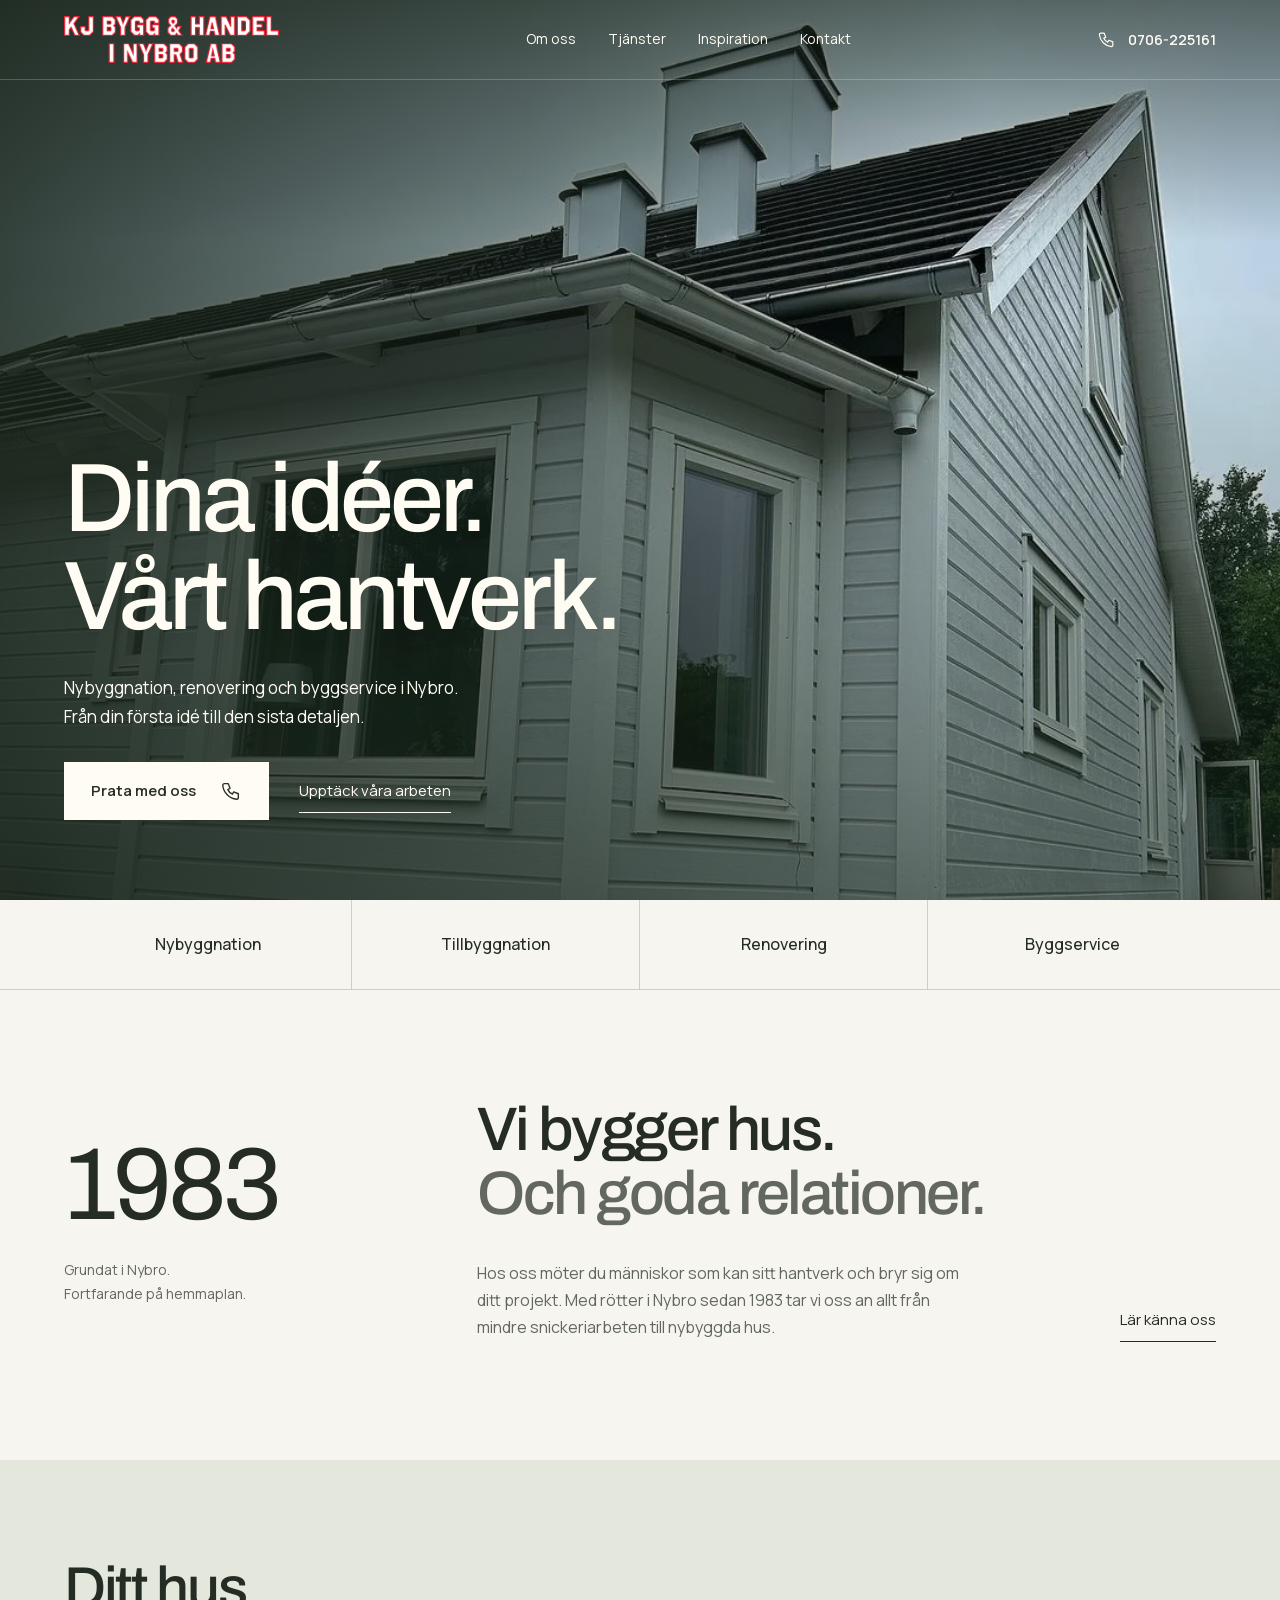
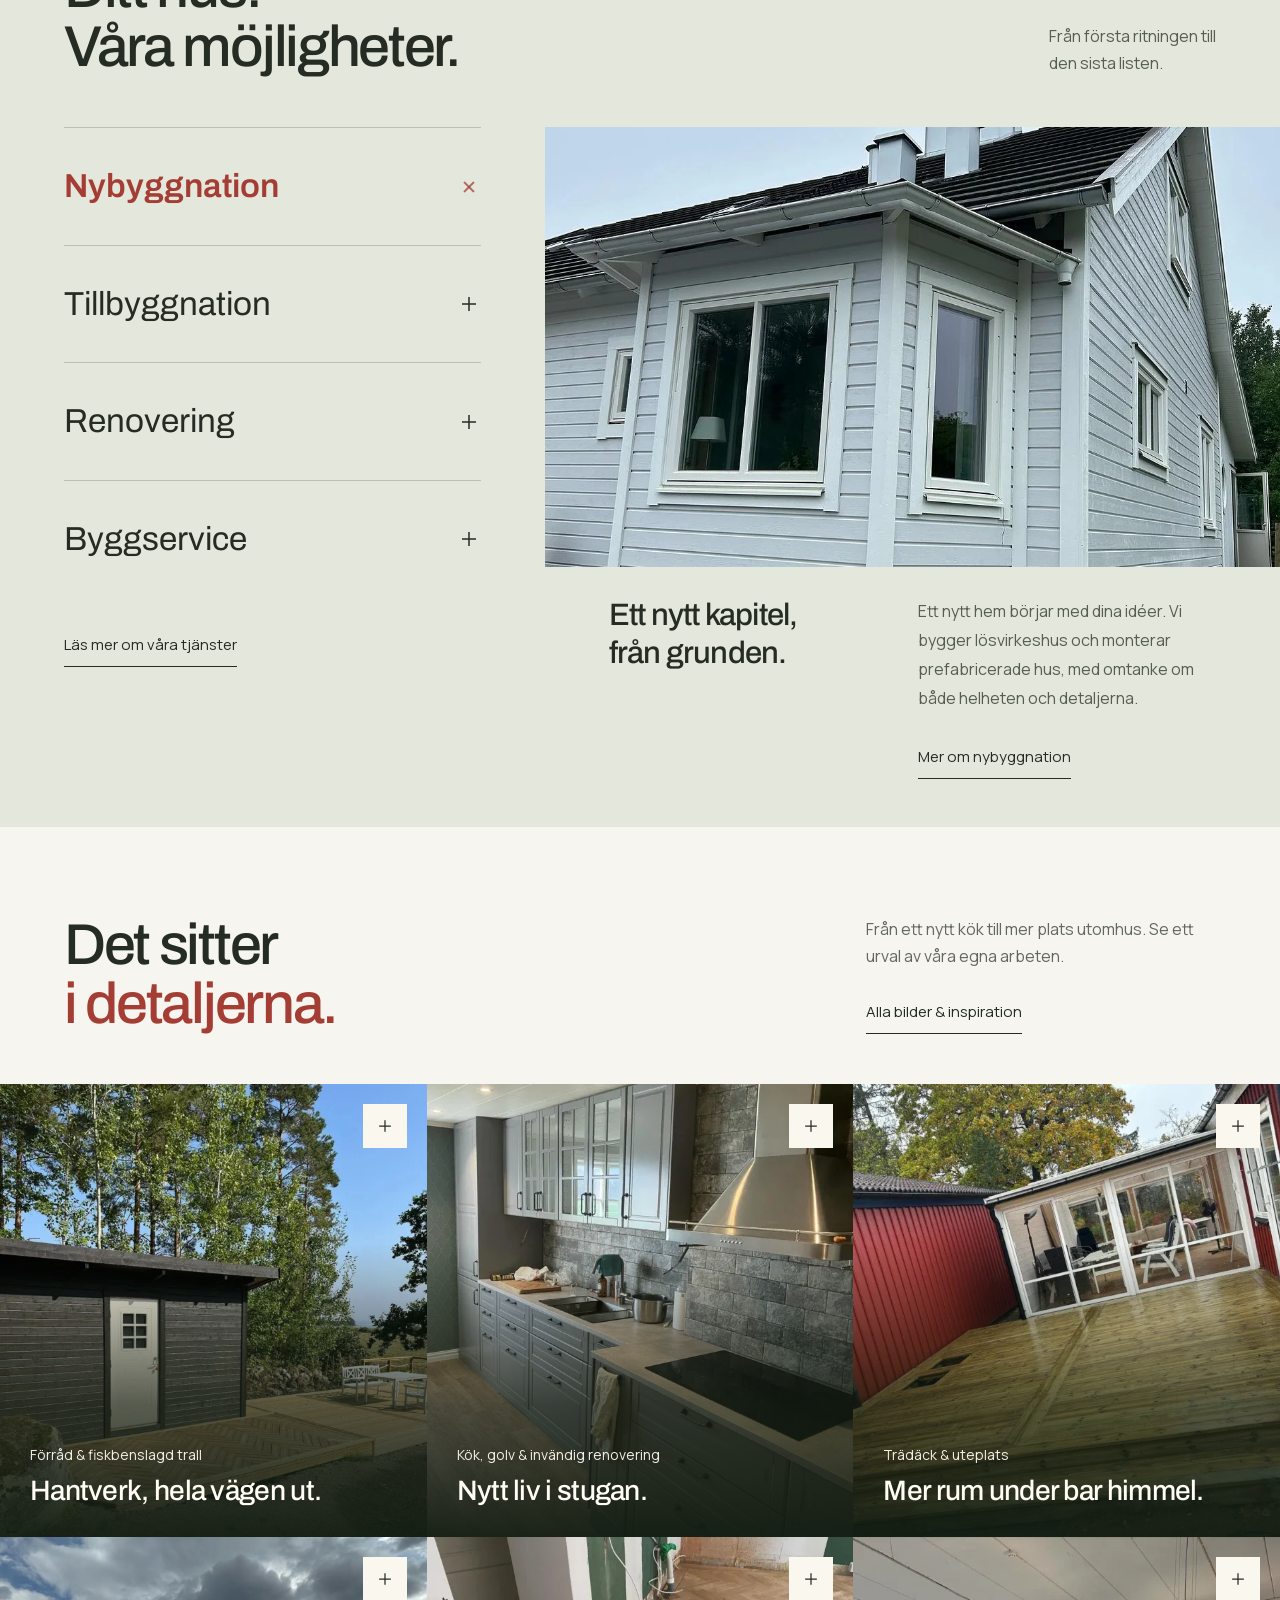
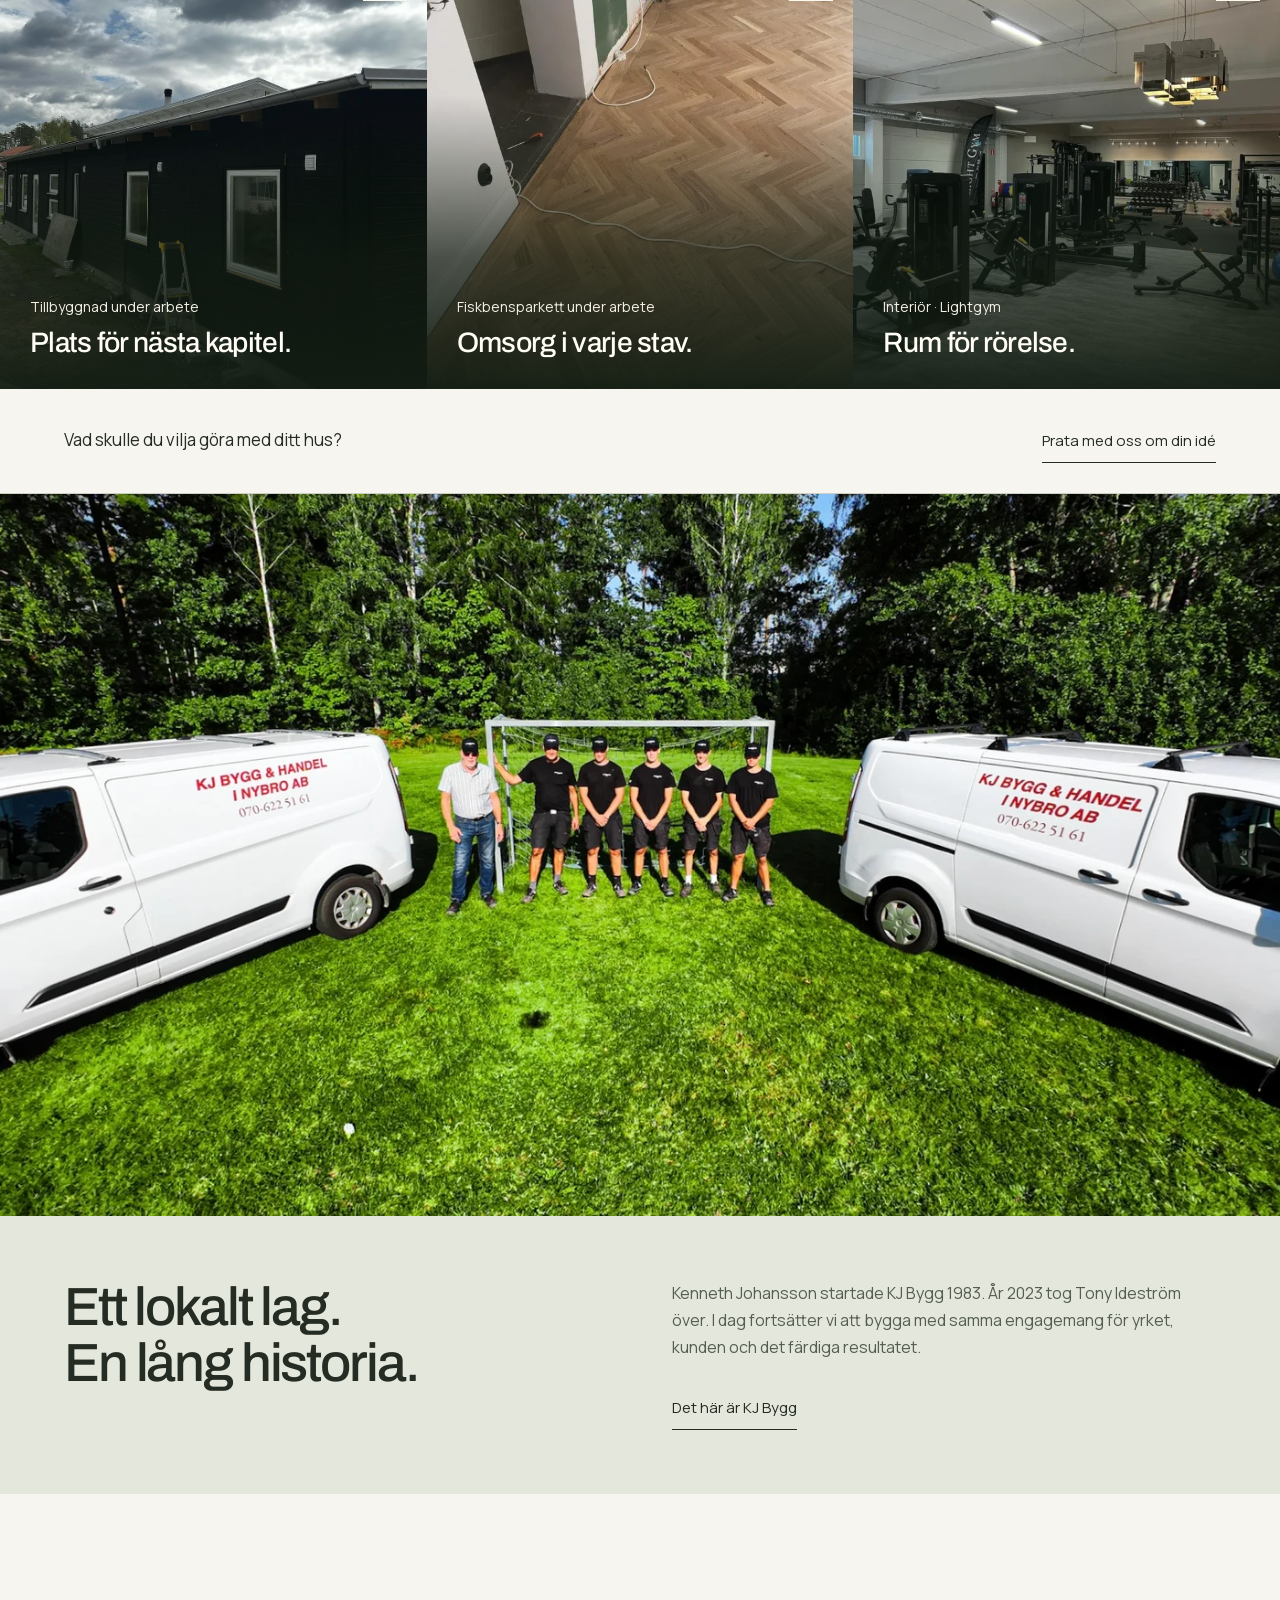
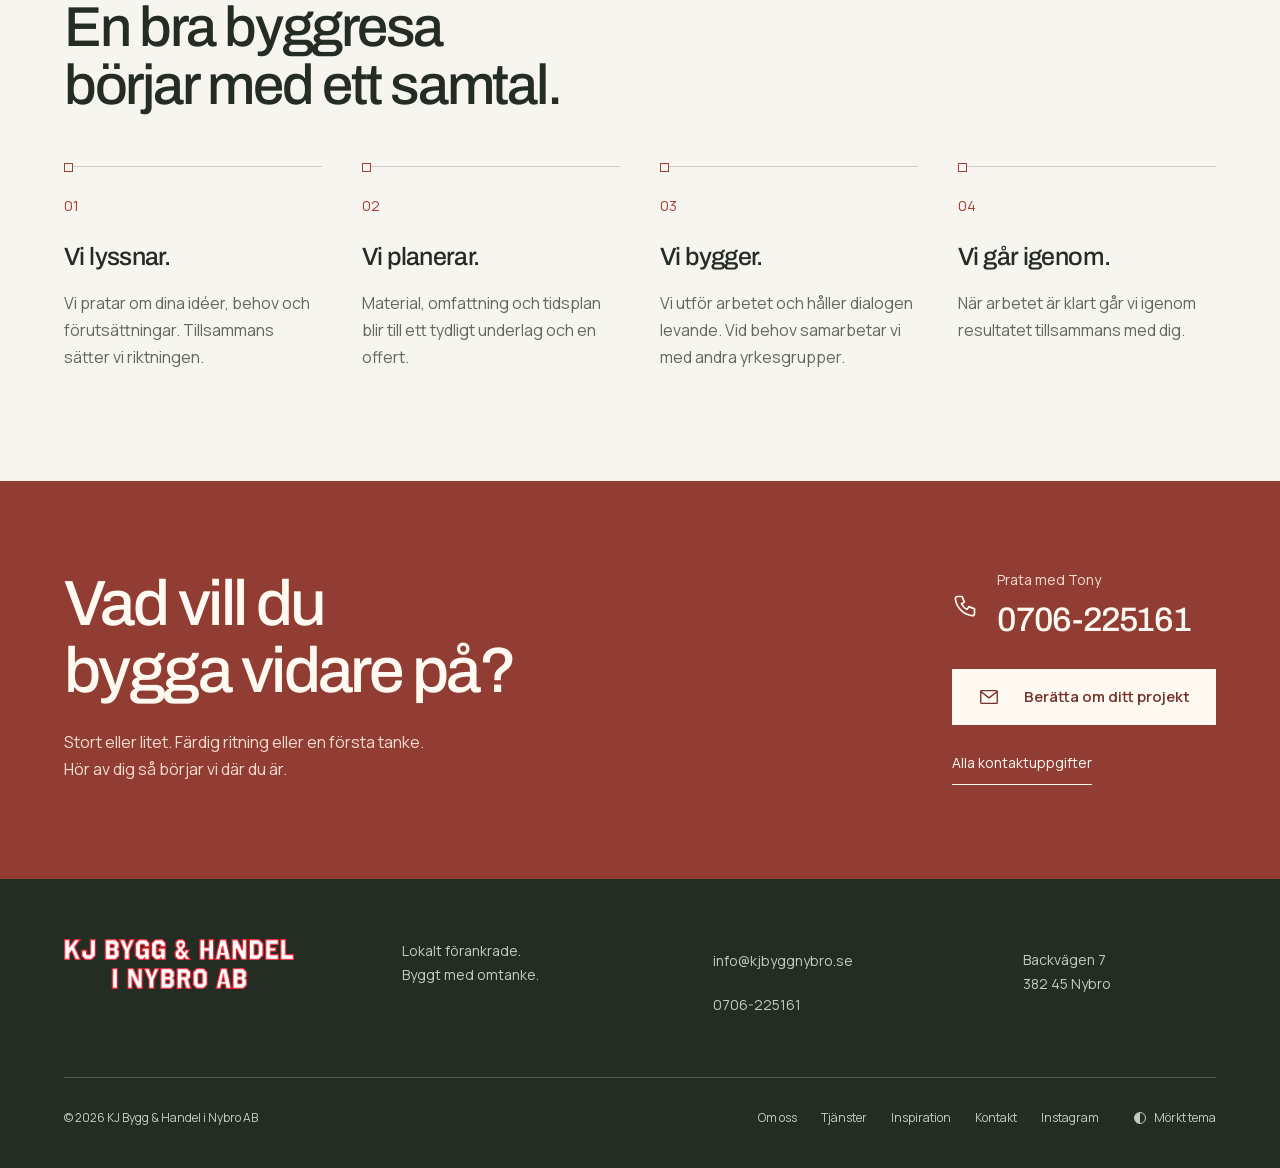
<file: index.html>
<!doctype html><html lang="sv" data-theme="light"><head><meta charset="utf-8"><meta name="viewport" content="width=device-width, initial-scale=1, viewport-fit=cover"><meta name="color-scheme" content="dark light"><meta name="theme-color" content="#f6f5ef"><meta name="robots" content="noindex, nofollow"><title>KJ Bygg & Handel i Nybro — hantverk sedan 1983</title><meta name="description" content="Nybyggnation, tillbyggnad, renovering och byggservice i Nybro med omnejd. Lär känna KJ Bygg och prata med Tony om ditt nästa byggprojekt."><link rel="icon" type="image/svg+xml" href="./assets/favicon.svg"><link rel="preload" href="./assets/archivo.woff2" as="font" type="font/woff2" crossorigin><link rel="stylesheet" href="./styles.css"><link rel="stylesheet" href="./refinement.css"><script src="./app.js" defer></script><script type="application/ld+json">{"@context":"https://schema.org","@type":"GeneralContractor","name":"KJ Bygg & Handel i Nybro AB","url":"https://kjbyggnybro.se/","telephone":"+46706225161","email":"info@kjbyggnybro.se","foundingDate":"1983","address":{"@type":"PostalAddress","streetAddress":"Backvägen 7","postalCode":"382 45","addressLocality":"Nybro","addressCountry":"SE"},"areaServed":"Nybro med omnejd","sameAs":["https://www.instagram.com/kjbyggohandelab/"]}</script></head><body class="home-page"><a class="skip-link" href="#main">Hoppa till innehåll</a><header class="site-header"><a class="logo" href="./" aria-label="KJ Bygg & Handel – startsida"><img src="./assets/logo-full.png" alt="KJ Bygg & Handel i Nybro AB" width="522" height="113"></a><nav class="desktop-nav" aria-label="Huvudmeny"><a href="./om-oss/" >Om oss</a><a href="./tjanster/" >Tjänster</a><a href="./inspiration/" >Inspiration</a><a href="./kontakt/" >Kontakt</a></nav><a class="header-phone" aria-label="Ring Tony på 0706-225161" href="tel:+46706225161"><svg viewBox="0 0 24 24" fill="none" stroke="currentColor" stroke-width="1.5" stroke-linecap="round" stroke-linejoin="round" aria-hidden="true"><path d="M5 4h4l2 5-2.5 1.5a11.5 11.5 0 0 0 5 5L15 13l5 2v4a2 2 0 0 1-2 2A17 17 0 0 1 3 6a2 2 0 0 1 2-2"/></svg><span>0706-225161</span></a><button class="menu-toggle" aria-expanded="false" aria-controls="mobile-navigation"><span>Meny</span><span class="menu-lines" aria-hidden="true"></span></button></header><nav id="mobile-navigation" class="mobile-nav" aria-label="Mobilmeny" hidden><a href="./" aria-current="page">Hem</a><a href="./om-oss/" >Om oss</a><a href="./tjanster/" >Tjänster</a><a href="./inspiration/" >Inspiration</a><a href="./kontakt/" >Kontakt</a><a href="tel:+46706225161" class="mobile-menu-phone">Ring Tony · 0706-225161</a></nav><main id="main"><section class="hero hero-immersive" aria-labelledby="hero-title"><div class="hero-visual"><img src="./assets/hero-facade.webp" alt="Ett av KJ Byggs arbeten: ljust trähus med burspråk och omsorgsfulla fasaddetaljer" width="1080" height="1124" fetchpriority="high"></div><div class="hero-copy"><h1 id="hero-title">Dina idéer.<br><span>Vårt hantverk.</span></h1><p class="hero-description">Nybyggnation, renovering och byggservice i Nybro. Från din första idé till den sista detaljen.</p><div class="hero-actions"><a class="button button-solid" href="./kontakt/">Prata med oss <svg viewBox="0 0 24 24" fill="none" stroke="currentColor" stroke-width="1.5" stroke-linecap="round" stroke-linejoin="round" aria-hidden="true"><path d="M5 4h4l2 5-2.5 1.5a11.5 11.5 0 0 0 5 5L15 13l5 2v4a2 2 0 0 1-2 2A17 17 0 0 1 3 6a2 2 0 0 1 2-2"/></svg></a><a class="text-link" href="./inspiration/">Upptäck våra arbeten</a></div></div></section>
 <div class="service-strip wrap" aria-label="Våra tjänster"><a href="./tjanster/#nybyggnation"><span>Nybyggnation</span></a><a href="./tjanster/#tillbyggnad"><span>Tillbyggnation</span></a><a href="./tjanster/#renovering"><span>Renovering</span></a><a href="./tjanster/#byggservice"><span>Byggservice</span></a></div>
 <section class="intro-section wrap"><div class="intro-origin"><strong>1983</strong><p>Grundat i Nybro.<br>Fortfarande på hemmaplan.</p></div><div><h2>Vi bygger hus.<br><span>Och goda relationer.</span></h2><div class="intro-bottom"><p>Hos oss möter du människor som kan sitt hantverk och bryr sig om ditt projekt. Med rötter i Nybro sedan 1983 tar vi oss an allt från mindre snickeriarbeten till nybyggda hus.</p><a class="text-link" href="./om-oss/">Lär känna oss</a></div></div></section>
 <section class="services-section" aria-labelledby="services-heading"><div class="wrap"><div class="section-top"><h2 id="services-heading">Ditt hus.<br>Våra möjligheter.</h2><p>Från första ritningen till<br>den sista listen.</p></div><div class="service-layout"><div class="service-choices" role="tablist" aria-label="Välj byggtjänst" aria-orientation="vertical"><button id="tab-nybyggnation" role="tab" aria-selected="true" aria-controls="panel-nybyggnation" tabindex="0"><span>Nybyggnation</span><svg viewBox="0 0 24 24" fill="none" stroke="currentColor" stroke-width="1.5" aria-hidden="true"><path d="M12 5v14M5 12h14"/></svg></button><button id="tab-tillbyggnad" role="tab" aria-selected="false" aria-controls="panel-tillbyggnad" tabindex="-1"><span>Tillbyggnation</span><svg viewBox="0 0 24 24" fill="none" stroke="currentColor" stroke-width="1.5" aria-hidden="true"><path d="M12 5v14M5 12h14"/></svg></button><button id="tab-renovering" role="tab" aria-selected="false" aria-controls="panel-renovering" tabindex="-1"><span>Renovering</span><svg viewBox="0 0 24 24" fill="none" stroke="currentColor" stroke-width="1.5" aria-hidden="true"><path d="M12 5v14M5 12h14"/></svg></button><button id="tab-byggservice" role="tab" aria-selected="false" aria-controls="panel-byggservice" tabindex="-1"><span>Byggservice</span><svg viewBox="0 0 24 24" fill="none" stroke="currentColor" stroke-width="1.5" aria-hidden="true"><path d="M12 5v14M5 12h14"/></svg></button><a class="text-link all-services" href="./tjanster/">Läs mer om våra tjänster</a></div><div class="service-panels"><div class="service-panel" id="panel-nybyggnation" role="tabpanel" aria-labelledby="tab-nybyggnation" tabindex="0" ><img src="./assets/hero-facade.webp" alt="Ljus träfasad och burspråk från KJ Byggs bildarkiv" width="1080" height="1124" loading="lazy"><div class="service-panel-copy"><h3>Ett nytt kapitel, från grunden.</h3><p>Ett nytt hem börjar med dina idéer. Vi bygger lösvirkeshus och monterar prefabricerade hus, med omtanke om både helheten och detaljerna.</p><a class="text-link" href="./tjanster/#nybyggnation">Mer om nybyggnation</a></div></div><div class="service-panel" id="panel-tillbyggnad" role="tabpanel" aria-labelledby="tab-tillbyggnad" tabindex="0" hidden><img src="./assets/extension.webp" alt="Pågående tillbyggnad med svart träpanel och vita fönster" width="1080" height="1124" loading="lazy"><div class="service-panel-copy"><h3>Mer plats för det du tycker om.</h3><p>Familjen växer, behoven förändras. Vi hjälper dig att bygga till och skapa mer utrymme, med hänsyn till huset som redan finns.</p><a class="text-link" href="./tjanster/#tillbyggnad">Mer om tillbyggnation</a></div></div><div class="service-panel" id="panel-renovering" role="tabpanel" aria-labelledby="tab-renovering" tabindex="0" hidden><img src="./assets/cottage-interior.webp" alt="Renoverat stugkök med grå luckor och trägolv" width="1080" height="1124" loading="lazy"><div class="service-panel-copy"><h3>Ta vara på det du redan har.</h3><p>Från ett nytt kök till en större förändring av huset. Vi renoverar för en vardag som fungerar bättre och hjälper dig med material och genomförande.</p><a class="text-link" href="./tjanster/#renovering">Mer om renovering</a></div></div><div class="service-panel" id="panel-byggservice" role="tabpanel" aria-labelledby="tab-byggservice" tabindex="0" hidden><img src="./assets/shed-herringbone-deck.webp" alt="Svart förråd med fiskbenslagd trall byggt av KJ Bygg" width="1080" height="1124" loading="lazy"><div class="service-panel-copy"><h3>De små detaljerna gör huset helt.</h3><p>Nya fönster, ett tak som behöver ses över eller en uteplats att längta till. Vi tar oss an både mindre arbeten och större byggprojekt.</p><a class="text-link" href="./tjanster/#byggservice">Mer om byggservice</a></div></div></div></div></div></section>
 <section class="projects-section" id="arbeten"><div class="section-top wrap"><h2>Det sitter<br><span>i detaljerna.</span></h2><div class="project-intro"><p>Från ett nytt kök till mer plats utomhus. Se ett urval av våra egna arbeten.</p><a class="text-link" href="./inspiration/">Alla bilder & inspiration</a></div></div><div class="projects-grid"><figure class="project project-1"><button class="project-image" data-lightbox data-caption="Förråd & fiskbenslagd trall" aria-label="Visa hela bilden: Förråd & fiskbenslagd trall"><img src="./assets/shed-herringbone-deck.webp" alt="Svart förråd med vit dörr och fiskbenslagd trätrall" loading="lazy" decoding="async" width="1080" height="1124"><span class="zoom-label" aria-hidden="true"><svg viewBox="0 0 24 24" fill="none" stroke="currentColor" stroke-width="1.5" aria-hidden="true"><path d="M12 5v14M5 12h14"/></svg></span></button><figcaption><span class="meta">Förråd & fiskbenslagd trall</span><h3>Hantverk, hela vägen ut.</h3></figcaption></figure><figure class="project project-2"><button class="project-image" data-lightbox data-caption="Kök, golv & invändig renovering" aria-label="Visa hela bilden: Kök, golv & invändig renovering"><img src="./assets/cottage-interior.webp" alt="Renoverat kök med grå köksluckor och varmt trägolv" loading="lazy" decoding="async" width="1080" height="1124"><span class="zoom-label" aria-hidden="true"><svg viewBox="0 0 24 24" fill="none" stroke="currentColor" stroke-width="1.5" aria-hidden="true"><path d="M12 5v14M5 12h14"/></svg></span></button><figcaption><span class="meta">Kök, golv & invändig renovering</span><h3>Nytt liv i stugan.</h3></figcaption></figure><figure class="project project-3"><button class="project-image" data-lightbox data-caption="Trädäck & uteplats" aria-label="Visa hela bilden: Trädäck & uteplats"><img src="./assets/deck-planters.webp" alt="Trädäck med plats för växter framför ett inglasat uterum" loading="lazy" decoding="async" width="640" height="640"><span class="zoom-label" aria-hidden="true"><svg viewBox="0 0 24 24" fill="none" stroke="currentColor" stroke-width="1.5" aria-hidden="true"><path d="M12 5v14M5 12h14"/></svg></span></button><figcaption><span class="meta">Trädäck & uteplats</span><h3>Mer rum under bar himmel.</h3></figcaption></figure><figure class="project project-4"><button class="project-image" data-lightbox data-caption="Tillbyggnad under arbete" aria-label="Visa hela bilden: Tillbyggnad under arbete"><img src="./assets/extension.webp" alt="Tillbyggnad i svart träpanel med stege och pågående arbete" loading="lazy" decoding="async" width="1080" height="1124"><span class="zoom-label" aria-hidden="true"><svg viewBox="0 0 24 24" fill="none" stroke="currentColor" stroke-width="1.5" aria-hidden="true"><path d="M12 5v14M5 12h14"/></svg></span></button><figcaption><span class="meta">Tillbyggnad under arbete</span><h3>Plats för nästa kapitel.</h3></figcaption></figure><figure class="project project-5"><button class="project-image" data-lightbox data-caption="Fiskbensparkett under arbete" aria-label="Visa hela bilden: Fiskbensparkett under arbete"><img src="./assets/herringbone-floor.webp" alt="Nylagd fiskbensparkett i ett rum där renoveringen fortfarande pågår" loading="lazy" decoding="async" width="640" height="728"><span class="zoom-label" aria-hidden="true"><svg viewBox="0 0 24 24" fill="none" stroke="currentColor" stroke-width="1.5" aria-hidden="true"><path d="M12 5v14M5 12h14"/></svg></span></button><figcaption><span class="meta">Fiskbensparkett under arbete</span><h3>Omsorg i varje stav.</h3></figcaption></figure><figure class="project project-6"><button class="project-image" data-lightbox data-caption="Interiör · Lightgym" aria-label="Visa hela bilden: Interiör · Lightgym"><img src="./assets/lightgym-interior.webp" alt="Färdigställd träningslokal hos Lightgym" loading="lazy" decoding="async" width="1080" height="1124"><span class="zoom-label" aria-hidden="true"><svg viewBox="0 0 24 24" fill="none" stroke="currentColor" stroke-width="1.5" aria-hidden="true"><path d="M12 5v14M5 12h14"/></svg></span></button><figcaption><span class="meta">Interiör · Lightgym</span><h3>Rum för rörelse.</h3></figcaption></figure></div><div class="portfolio-end wrap"><p>Vad skulle du vilja göra med ditt hus?</p><a class="text-link" href="./kontakt/">Prata med oss om din idé</a></div></section>
 <section class="heritage-section"><div class="heritage-photo"><img src="./assets/team.webp" alt="KJ Byggs arbetslag tillsammans mellan två av företagets servicebilar" width="1400" height="790" loading="lazy"></div><div class="heritage-copy"><h2>Ett lokalt lag.<br>En lång historia.</h2><p>Kenneth Johansson startade KJ Bygg 1983. År 2023 tog Tony Ideström över. I dag fortsätter vi att bygga med samma engagemang för yrket, kunden och det färdiga resultatet.</p><a class="text-link" href="./om-oss/">Det här är KJ Bygg</a><div class="heritage-year"><strong>1983</strong><span>Då lades grunden.<br>Vi fortsätter bygga.</span></div></div></section>
 <section class="process-section wrap"><div class="section-top"><h2>En bra byggresa<br>börjar med ett samtal.</h2></div><ol class="process-list"><li><span class="step-number">01</span><h3>Vi lyssnar.</h3><p>Vi pratar om dina idéer, behov och förutsättningar. Tillsammans sätter vi riktningen.</p></li><li><span class="step-number">02</span><h3>Vi planerar.</h3><p>Material, omfattning och tidsplan blir till ett tydligt underlag och en offert.</p></li><li><span class="step-number">03</span><h3>Vi bygger.</h3><p>Vi utför arbetet och håller dialogen levande. Vid behov samarbetar vi med andra yrkesgrupper.</p></li><li><span class="step-number">04</span><h3>Vi går igenom.</h3><p>När arbetet är klart går vi igenom resultatet tillsammans med dig.</p></li></ol></section><section class="contact-band wrap" aria-labelledby="contact-heading"><div><h2 id="contact-heading">Vad vill du<br><span>bygga vidare på?</span></h2><p>Stort eller litet. Färdig ritning eller en första tanke.<br class="desktop-only"> Hör av dig så börjar vi där du är.</p></div><div class="contact-band-actions"><a class="contact-number" href="tel:+46706225161"><svg viewBox="0 0 24 24" fill="none" stroke="currentColor" stroke-width="1.5" stroke-linecap="round" stroke-linejoin="round" aria-hidden="true"><path d="M5 4h4l2 5-2.5 1.5a11.5 11.5 0 0 0 5 5L15 13l5 2v4a2 2 0 0 1-2 2A17 17 0 0 1 3 6a2 2 0 0 1 2-2"/></svg><span><small>Prata med Tony</small>0706-225161</span></a><a class="button button-solid" href="mailto:info@kjbyggnybro.se?subject=Mitt%20byggprojekt"><svg viewBox="0 0 24 24" fill="none" stroke="currentColor" stroke-width="1.5" stroke-linecap="round" stroke-linejoin="round" aria-hidden="true"><rect x="3" y="5" width="18" height="14" rx="1"/><path d="m3 6 9 7 9-7"/></svg> Berätta om ditt projekt</a><a class="text-link" href="./kontakt/">Alla kontaktuppgifter</a></div></section></main><footer class="site-footer wrap"><div class="footer-top"><a class="logo" href="./" aria-label="KJ Bygg startsida"><img src="./assets/logo-full.png" alt="KJ Bygg & Handel i Nybro AB" width="522" height="113" loading="lazy"></a><p>Lokalt förankrade.<br>Byggt med omtanke.</p><div><a href="mailto:info@kjbyggnybro.se">info@kjbyggnybro.se</a><a href="tel:+46706225161">0706-225161</a></div><address>Backvägen 7<br>382 45 Nybro</address></div><div class="footer-bottom"><span>© 2026 KJ Bygg & Handel i Nybro AB</span><nav aria-label="Sidfotsmeny"><a href="./om-oss/">Om oss</a><a href="./tjanster/">Tjänster</a><a href="./inspiration/">Inspiration</a><a href="./kontakt/">Kontakt</a><a href="https://www.instagram.com/kjbyggohandelab/" target="_blank" rel="noopener noreferrer">Instagram</a></nav><button class="theme-toggle" aria-label="Växla till ljust tema"><span class="theme-swatch" aria-hidden="true"></span><span class="theme-label">Ljust tema</span></button></div></footer><nav class="mobile-contact" aria-label="Snabbkontakt" hidden><a href="tel:+46706225161"><svg viewBox="0 0 24 24" fill="none" stroke="currentColor" stroke-width="1.5" stroke-linecap="round" stroke-linejoin="round" aria-hidden="true"><path d="M5 4h4l2 5-2.5 1.5a11.5 11.5 0 0 0 5 5L15 13l5 2v4a2 2 0 0 1-2 2A17 17 0 0 1 3 6a2 2 0 0 1 2-2"/></svg><span>Ring Tony</span></a><a href="mailto:info@kjbyggnybro.se?subject=Mitt%20byggprojekt"><svg viewBox="0 0 24 24" fill="none" stroke="currentColor" stroke-width="1.5" stroke-linecap="round" stroke-linejoin="round" aria-hidden="true"><rect x="3" y="5" width="18" height="14" rx="1"/><path d="m3 6 9 7 9-7"/></svg><span>Mejla oss</span></a></nav><dialog class="lightbox" aria-label="Projektbild i full storlek"><button class="lightbox-close" autofocus aria-label="Stäng bild">Stäng <span aria-hidden="true">×</span></button><figure><img alt=""><figcaption></figcaption></figure><div class="lightbox-navigation"><button type="button" class="lightbox-prev">Föregående</button><span class="lightbox-counter" aria-live="polite" aria-atomic="true"></span><button type="button" class="lightbox-next">Nästa</button></div></dialog></body></html>
</file>
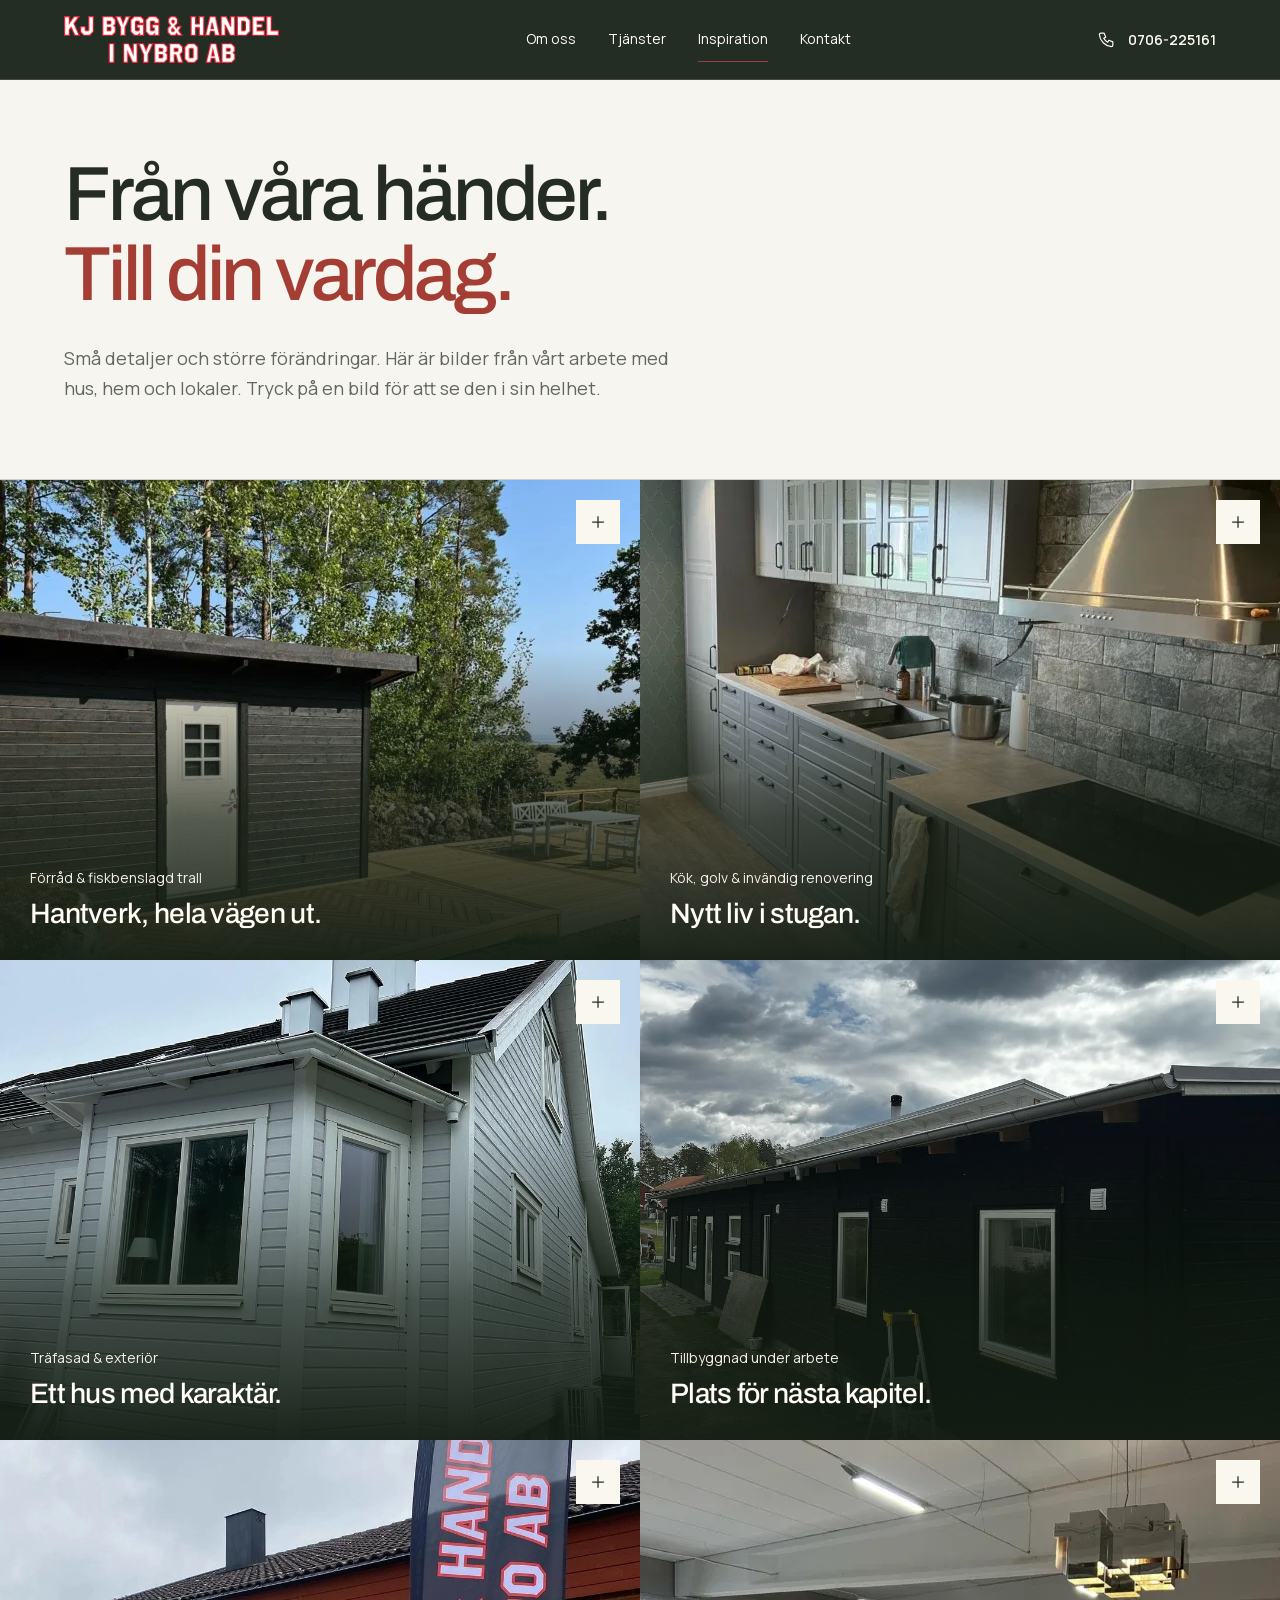
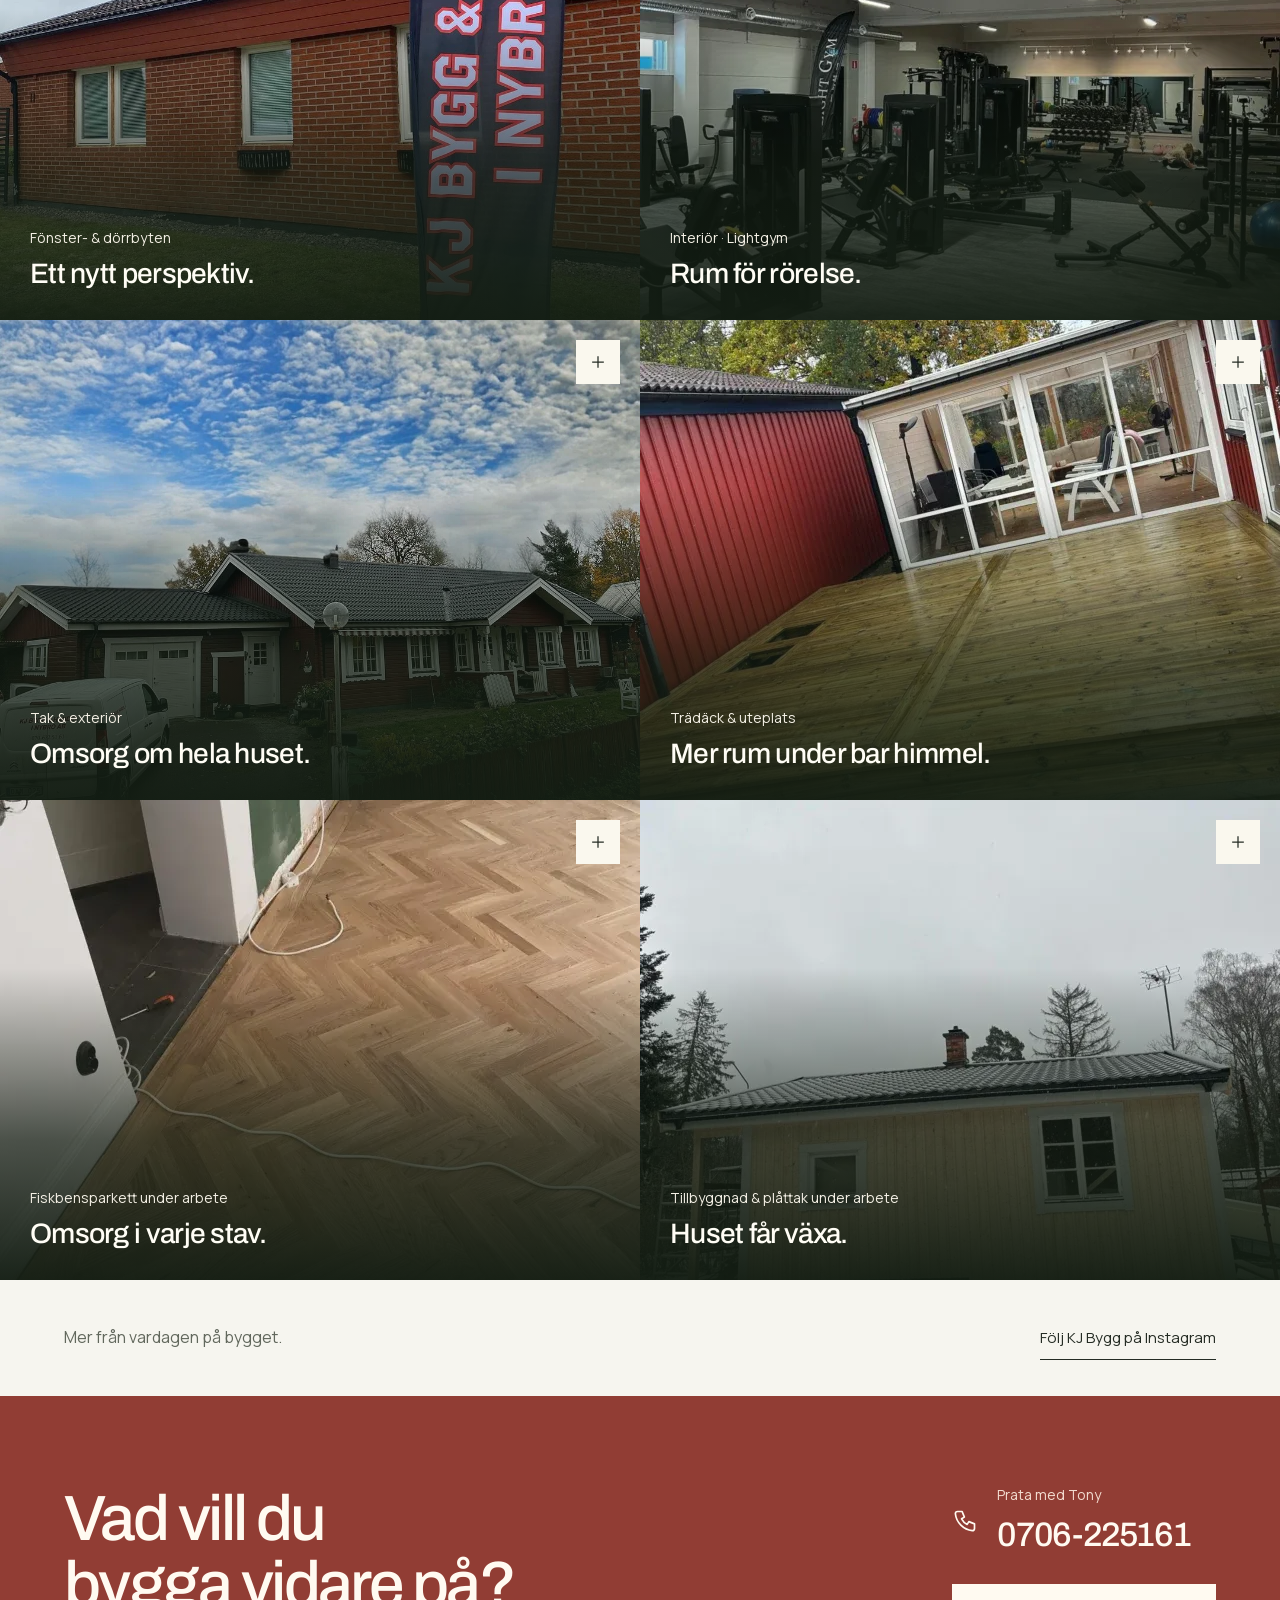
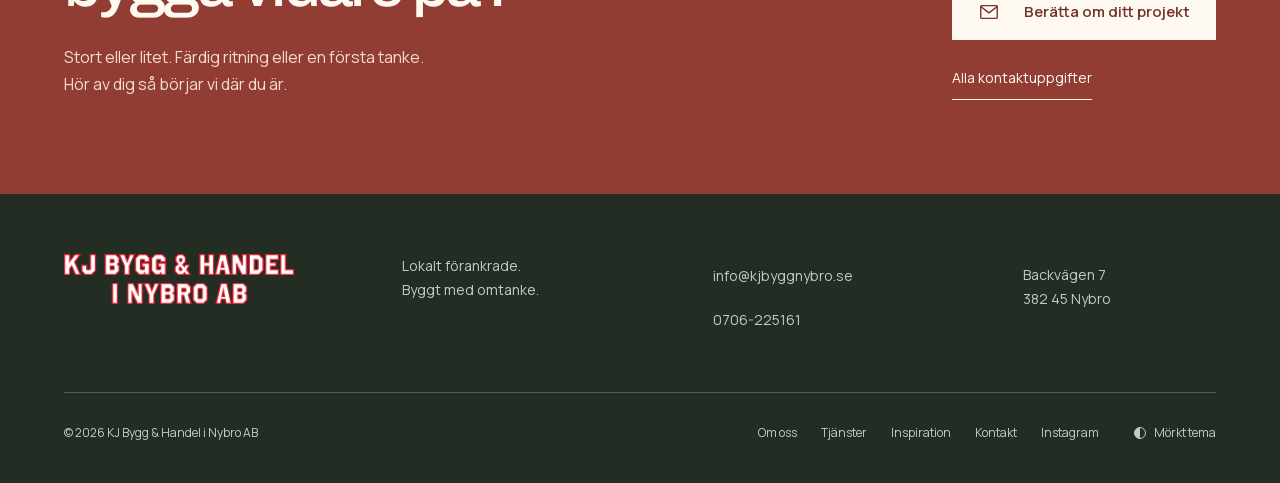
<file: inspiration/index.html>
<!doctype html><html lang="sv" data-theme="light"><head><meta charset="utf-8"><meta name="viewport" content="width=device-width, initial-scale=1, viewport-fit=cover"><meta name="color-scheme" content="dark light"><meta name="theme-color" content="#f6f5ef"><meta name="robots" content="noindex, nofollow"><title>Våra arbeten & inspiration — KJ Bygg Nybro</title><meta name="description" content="Se KJ Byggs egna bilder från byggprojekt, renoveringar, kök, tillbyggnader och altaner."><link rel="icon" type="image/svg+xml" href="../assets/favicon.svg"><link rel="preload" href="../assets/archivo.woff2" as="font" type="font/woff2" crossorigin><link rel="stylesheet" href="../styles.css"><link rel="stylesheet" href="../refinement.css"><script src="../app.js" defer></script><script type="application/ld+json">{"@context":"https://schema.org","@type":"GeneralContractor","name":"KJ Bygg & Handel i Nybro AB","url":"https://kjbyggnybro.se/","telephone":"+46706225161","email":"info@kjbyggnybro.se","foundingDate":"1983","address":{"@type":"PostalAddress","streetAddress":"Backvägen 7","postalCode":"382 45","addressLocality":"Nybro","addressCountry":"SE"},"areaServed":"Nybro med omnejd","sameAs":["https://www.instagram.com/kjbyggohandelab/"]}</script></head><body class="inner-page"><a class="skip-link" href="#main">Hoppa till innehåll</a><header class="site-header"><a class="logo" href="../" aria-label="KJ Bygg & Handel – startsida"><img src="../assets/logo-full.png" alt="KJ Bygg & Handel i Nybro AB" width="522" height="113"></a><nav class="desktop-nav" aria-label="Huvudmeny"><a href="../om-oss/" >Om oss</a><a href="../tjanster/" >Tjänster</a><a href="../inspiration/" aria-current="page">Inspiration</a><a href="../kontakt/" >Kontakt</a></nav><a class="header-phone" aria-label="Ring Tony på 0706-225161" href="tel:+46706225161"><svg viewBox="0 0 24 24" fill="none" stroke="currentColor" stroke-width="1.5" stroke-linecap="round" stroke-linejoin="round" aria-hidden="true"><path d="M5 4h4l2 5-2.5 1.5a11.5 11.5 0 0 0 5 5L15 13l5 2v4a2 2 0 0 1-2 2A17 17 0 0 1 3 6a2 2 0 0 1 2-2"/></svg><span>0706-225161</span></a><button class="menu-toggle" aria-expanded="false" aria-controls="mobile-navigation"><span>Meny</span><span class="menu-lines" aria-hidden="true"></span></button></header><nav id="mobile-navigation" class="mobile-nav" aria-label="Mobilmeny" hidden><a href="../" >Hem</a><a href="../om-oss/" >Om oss</a><a href="../tjanster/" >Tjänster</a><a href="../inspiration/" aria-current="page">Inspiration</a><a href="../kontakt/" >Kontakt</a><a href="tel:+46706225161" class="mobile-menu-phone">Ring Tony · 0706-225161</a></nav><main id="main"><section class="page-intro wrap"><h1>Från våra händer.<br><span>Till din vardag.</span></h1><p>Små detaljer och större förändringar. Här är bilder från vårt arbete med hus, hem och lokaler. Tryck på en bild för att se den i sin helhet.</p></section><section class="gallery-section" aria-label="Projektgalleri"><div class="gallery-grid"><figure class="project project-1"><button class="project-image" data-lightbox data-caption="Förråd & fiskbenslagd trall" aria-label="Visa hela bilden: Förråd & fiskbenslagd trall"><img src="../assets/shed-herringbone-deck.webp" alt="Svart förråd med vit dörr och fiskbenslagd trätrall" loading="lazy" decoding="async" width="1080" height="1124"><span class="zoom-label" aria-hidden="true"><svg viewBox="0 0 24 24" fill="none" stroke="currentColor" stroke-width="1.5" aria-hidden="true"><path d="M12 5v14M5 12h14"/></svg></span></button><figcaption><span class="meta">Förråd & fiskbenslagd trall</span><h3>Hantverk, hela vägen ut.</h3></figcaption></figure><figure class="project project-2"><button class="project-image" data-lightbox data-caption="Kök, golv & invändig renovering" aria-label="Visa hela bilden: Kök, golv & invändig renovering"><img src="../assets/cottage-interior.webp" alt="Renoverat kök med grå köksluckor och varmt trägolv" loading="lazy" decoding="async" width="1080" height="1124"><span class="zoom-label" aria-hidden="true"><svg viewBox="0 0 24 24" fill="none" stroke="currentColor" stroke-width="1.5" aria-hidden="true"><path d="M12 5v14M5 12h14"/></svg></span></button><figcaption><span class="meta">Kök, golv & invändig renovering</span><h3>Nytt liv i stugan.</h3></figcaption></figure><figure class="project project-3"><button class="project-image" data-lightbox data-caption="Träfasad & exteriör" aria-label="Visa hela bilden: Träfasad & exteriör"><img src="../assets/hero-facade.webp" alt="Ljust träklätt hus med vita fönster och svart tak" loading="lazy" decoding="async" width="1080" height="1124"><span class="zoom-label" aria-hidden="true"><svg viewBox="0 0 24 24" fill="none" stroke="currentColor" stroke-width="1.5" aria-hidden="true"><path d="M12 5v14M5 12h14"/></svg></span></button><figcaption><span class="meta">Träfasad & exteriör</span><h3>Ett hus med karaktär.</h3></figcaption></figure><figure class="project project-4"><button class="project-image" data-lightbox data-caption="Tillbyggnad under arbete" aria-label="Visa hela bilden: Tillbyggnad under arbete"><img src="../assets/extension.webp" alt="Tillbyggnad i svart träpanel med stege och pågående arbete" loading="lazy" decoding="async" width="1080" height="1124"><span class="zoom-label" aria-hidden="true"><svg viewBox="0 0 24 24" fill="none" stroke="currentColor" stroke-width="1.5" aria-hidden="true"><path d="M12 5v14M5 12h14"/></svg></span></button><figcaption><span class="meta">Tillbyggnad under arbete</span><h3>Plats för nästa kapitel.</h3></figcaption></figure><figure class="project project-5"><button class="project-image" data-lightbox data-caption="Fönster- & dörrbyten" aria-label="Visa hela bilden: Fönster- & dörrbyten"><img src="../assets/windows.webp" alt="Tegelhus med vita fönster och KJ Byggs flagga" loading="lazy" decoding="async" width="1080" height="1124"><span class="zoom-label" aria-hidden="true"><svg viewBox="0 0 24 24" fill="none" stroke="currentColor" stroke-width="1.5" aria-hidden="true"><path d="M12 5v14M5 12h14"/></svg></span></button><figcaption><span class="meta">Fönster- & dörrbyten</span><h3>Ett nytt perspektiv.</h3></figcaption></figure><figure class="project project-6"><button class="project-image" data-lightbox data-caption="Interiör · Lightgym" aria-label="Visa hela bilden: Interiör · Lightgym"><img src="../assets/lightgym-interior.webp" alt="Färdigställd träningslokal hos Lightgym" loading="lazy" decoding="async" width="1080" height="1124"><span class="zoom-label" aria-hidden="true"><svg viewBox="0 0 24 24" fill="none" stroke="currentColor" stroke-width="1.5" aria-hidden="true"><path d="M12 5v14M5 12h14"/></svg></span></button><figcaption><span class="meta">Interiör · Lightgym</span><h3>Rum för rörelse.</h3></figcaption></figure><figure class="project project-7"><button class="project-image" data-lightbox data-caption="Tak & exteriör" aria-label="Visa hela bilden: Tak & exteriör"><img src="../assets/roof-villa.webp" alt="Röd villa med mörkt tegeltak och KJ Byggs servicebil" loading="lazy" decoding="async" width="1080" height="1124"><span class="zoom-label" aria-hidden="true"><svg viewBox="0 0 24 24" fill="none" stroke="currentColor" stroke-width="1.5" aria-hidden="true"><path d="M12 5v14M5 12h14"/></svg></span></button><figcaption><span class="meta">Tak & exteriör</span><h3>Omsorg om hela huset.</h3></figcaption></figure><figure class="project project-8"><button class="project-image" data-lightbox data-caption="Trädäck & uteplats" aria-label="Visa hela bilden: Trädäck & uteplats"><img src="../assets/deck-planters.webp" alt="Trädäck med plats för växter framför ett inglasat uterum" loading="lazy" decoding="async" width="640" height="640"><span class="zoom-label" aria-hidden="true"><svg viewBox="0 0 24 24" fill="none" stroke="currentColor" stroke-width="1.5" aria-hidden="true"><path d="M12 5v14M5 12h14"/></svg></span></button><figcaption><span class="meta">Trädäck & uteplats</span><h3>Mer rum under bar himmel.</h3></figcaption></figure><figure class="project project-9"><button class="project-image" data-lightbox data-caption="Fiskbensparkett under arbete" aria-label="Visa hela bilden: Fiskbensparkett under arbete"><img src="../assets/herringbone-floor.webp" alt="Nylagd fiskbensparkett i ett rum där renoveringen fortfarande pågår" loading="lazy" decoding="async" width="640" height="728"><span class="zoom-label" aria-hidden="true"><svg viewBox="0 0 24 24" fill="none" stroke="currentColor" stroke-width="1.5" aria-hidden="true"><path d="M12 5v14M5 12h14"/></svg></span></button><figcaption><span class="meta">Fiskbensparkett under arbete</span><h3>Omsorg i varje stav.</h3></figcaption></figure><figure class="project project-10"><button class="project-image" data-lightbox data-caption="Tillbyggnad & plåttak under arbete" aria-label="Visa hela bilden: Tillbyggnad & plåttak under arbete"><img src="../assets/extension-metal-roof.webp" alt="Tillbyggnad med ljus träpanel och svart plåttak under pågående arbete" loading="lazy" decoding="async" width="640" height="640"><span class="zoom-label" aria-hidden="true"><svg viewBox="0 0 24 24" fill="none" stroke="currentColor" stroke-width="1.5" aria-hidden="true"><path d="M12 5v14M5 12h14"/></svg></span></button><figcaption><span class="meta">Tillbyggnad & plåttak under arbete</span><h3>Huset får växa.</h3></figcaption></figure></div><div class="instagram-note wrap"><p>Mer från vardagen på bygget.</p><a class="text-link" href="https://www.instagram.com/kjbyggohandelab/" target="_blank" rel="noopener noreferrer">Följ KJ Bygg på Instagram</a></div></section><section class="contact-band wrap" aria-labelledby="contact-heading"><div><h2 id="contact-heading">Vad vill du<br><span>bygga vidare på?</span></h2><p>Stort eller litet. Färdig ritning eller en första tanke.<br class="desktop-only"> Hör av dig så börjar vi där du är.</p></div><div class="contact-band-actions"><a class="contact-number" href="tel:+46706225161"><svg viewBox="0 0 24 24" fill="none" stroke="currentColor" stroke-width="1.5" stroke-linecap="round" stroke-linejoin="round" aria-hidden="true"><path d="M5 4h4l2 5-2.5 1.5a11.5 11.5 0 0 0 5 5L15 13l5 2v4a2 2 0 0 1-2 2A17 17 0 0 1 3 6a2 2 0 0 1 2-2"/></svg><span><small>Prata med Tony</small>0706-225161</span></a><a class="button button-solid" href="mailto:info@kjbyggnybro.se?subject=Mitt%20byggprojekt"><svg viewBox="0 0 24 24" fill="none" stroke="currentColor" stroke-width="1.5" stroke-linecap="round" stroke-linejoin="round" aria-hidden="true"><rect x="3" y="5" width="18" height="14" rx="1"/><path d="m3 6 9 7 9-7"/></svg> Berätta om ditt projekt</a><a class="text-link" href="../kontakt/">Alla kontaktuppgifter</a></div></section></main><footer class="site-footer wrap"><div class="footer-top"><a class="logo" href="../" aria-label="KJ Bygg startsida"><img src="../assets/logo-full.png" alt="KJ Bygg & Handel i Nybro AB" width="522" height="113" loading="lazy"></a><p>Lokalt förankrade.<br>Byggt med omtanke.</p><div><a href="mailto:info@kjbyggnybro.se">info@kjbyggnybro.se</a><a href="tel:+46706225161">0706-225161</a></div><address>Backvägen 7<br>382 45 Nybro</address></div><div class="footer-bottom"><span>© 2026 KJ Bygg & Handel i Nybro AB</span><nav aria-label="Sidfotsmeny"><a href="../om-oss/">Om oss</a><a href="../tjanster/">Tjänster</a><a href="../inspiration/">Inspiration</a><a href="../kontakt/">Kontakt</a><a href="https://www.instagram.com/kjbyggohandelab/" target="_blank" rel="noopener noreferrer">Instagram</a></nav><button class="theme-toggle" aria-label="Växla till ljust tema"><span class="theme-swatch" aria-hidden="true"></span><span class="theme-label">Ljust tema</span></button></div></footer><nav class="mobile-contact" aria-label="Snabbkontakt" hidden><a href="tel:+46706225161"><svg viewBox="0 0 24 24" fill="none" stroke="currentColor" stroke-width="1.5" stroke-linecap="round" stroke-linejoin="round" aria-hidden="true"><path d="M5 4h4l2 5-2.5 1.5a11.5 11.5 0 0 0 5 5L15 13l5 2v4a2 2 0 0 1-2 2A17 17 0 0 1 3 6a2 2 0 0 1 2-2"/></svg><span>Ring Tony</span></a><a href="mailto:info@kjbyggnybro.se?subject=Mitt%20byggprojekt"><svg viewBox="0 0 24 24" fill="none" stroke="currentColor" stroke-width="1.5" stroke-linecap="round" stroke-linejoin="round" aria-hidden="true"><rect x="3" y="5" width="18" height="14" rx="1"/><path d="m3 6 9 7 9-7"/></svg><span>Mejla oss</span></a></nav><dialog class="lightbox" aria-label="Projektbild i full storlek"><button class="lightbox-close" autofocus aria-label="Stäng bild">Stäng <span aria-hidden="true">×</span></button><figure><img alt=""><figcaption></figcaption></figure><div class="lightbox-navigation"><button type="button" class="lightbox-prev">Föregående</button><span class="lightbox-counter" aria-live="polite" aria-atomic="true"></span><button type="button" class="lightbox-next">Nästa</button></div></dialog></body></html>
</file>
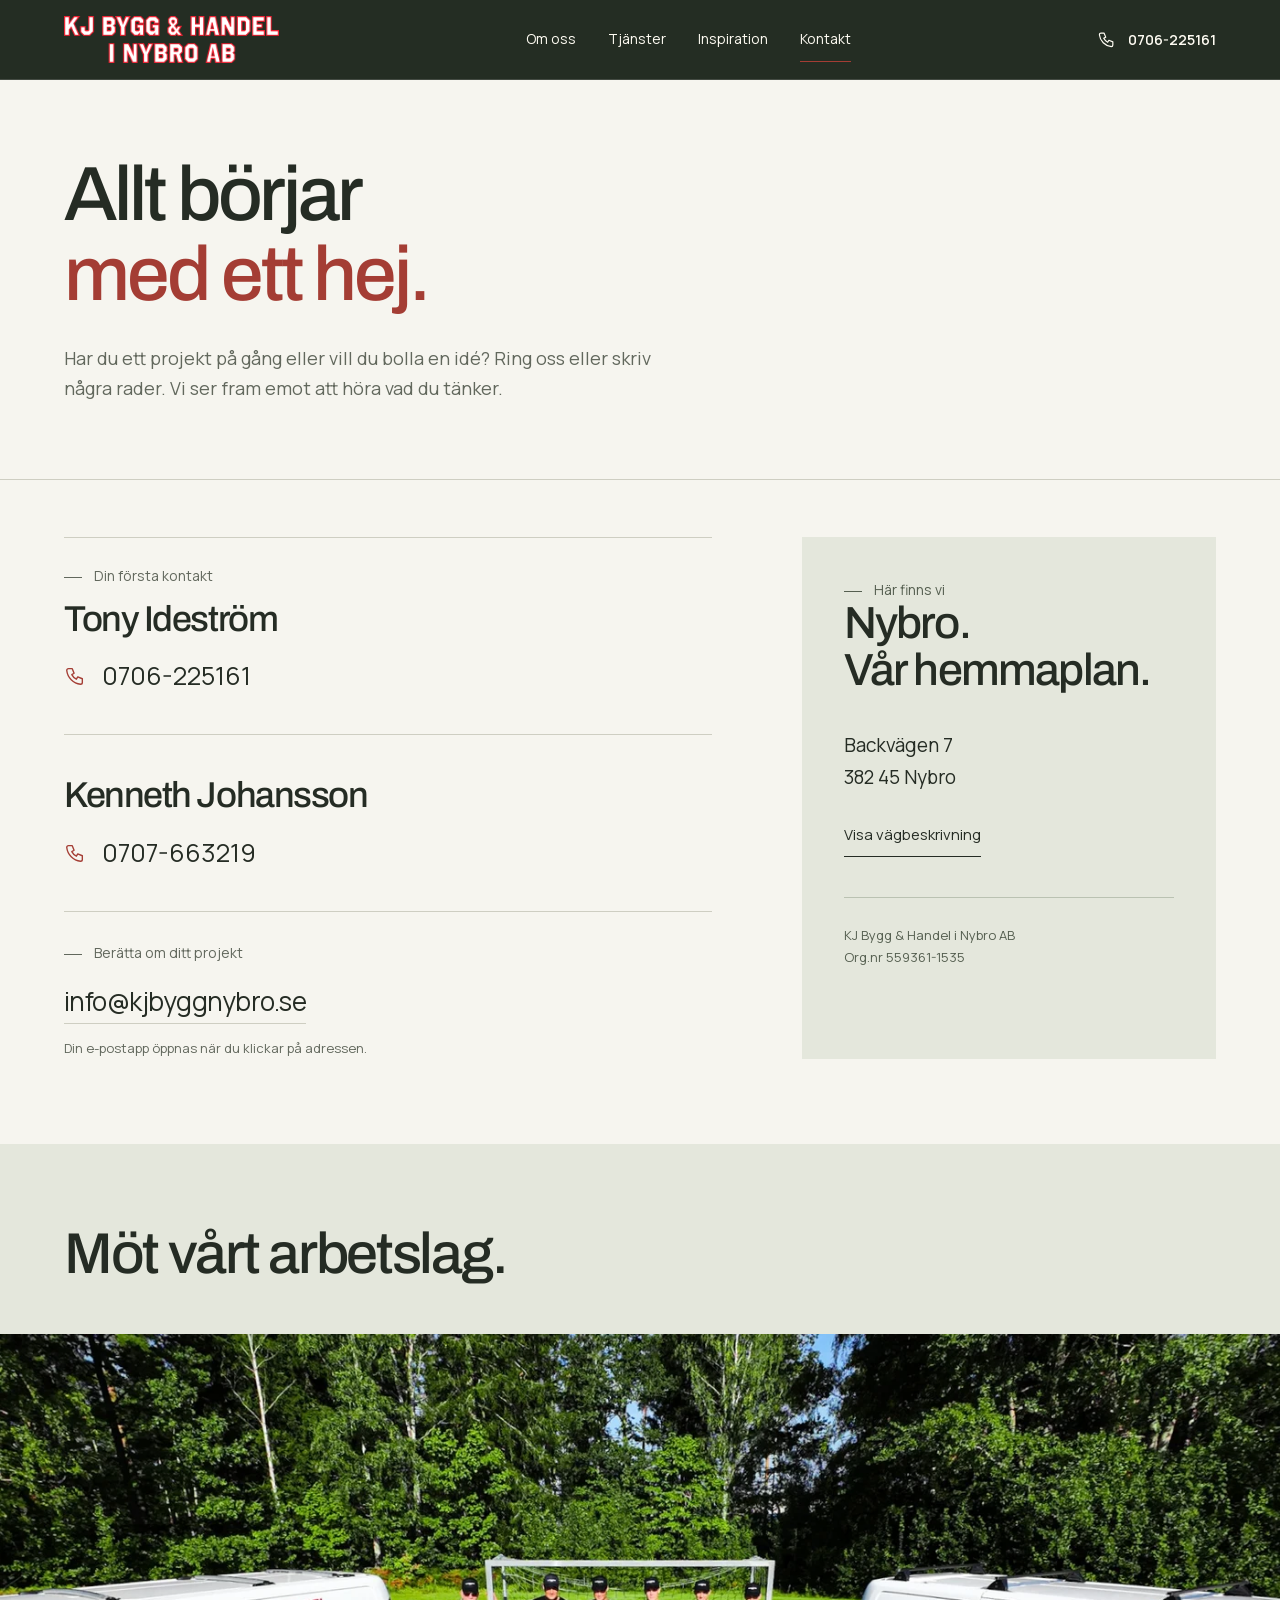
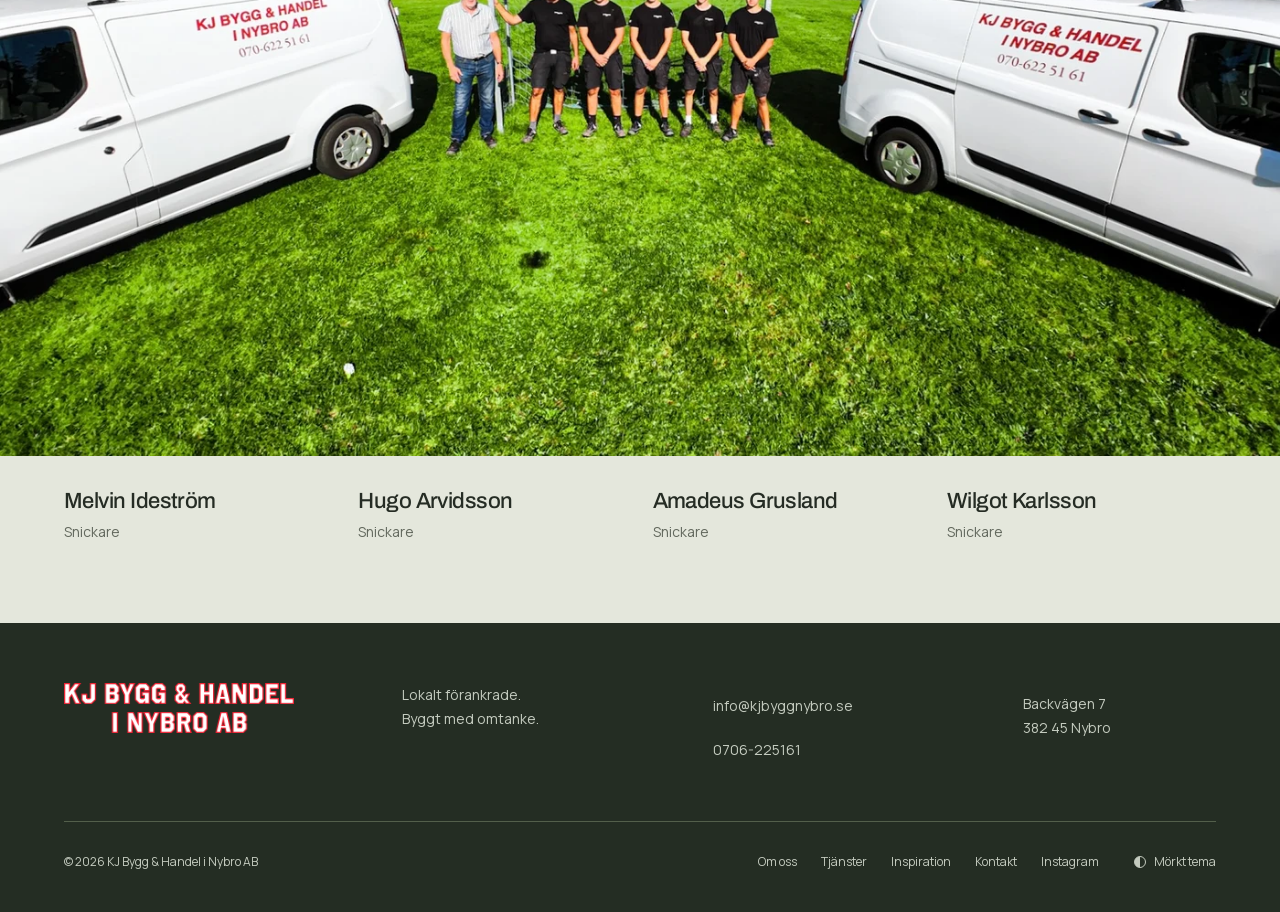
<file: kontakt/index.html>
<!doctype html><html lang="sv" data-theme="light"><head><meta charset="utf-8"><meta name="viewport" content="width=device-width, initial-scale=1, viewport-fit=cover"><meta name="color-scheme" content="dark light"><meta name="theme-color" content="#f6f5ef"><meta name="robots" content="noindex, nofollow"><title>Kontakta KJ Bygg & Handel i Nybro</title><meta name="description" content="Prata med Tony Ideström på 0706-225161 eller mejla info@kjbyggnybro.se. Du hittar oss på Backvägen 7 i Nybro."><link rel="icon" type="image/svg+xml" href="../assets/favicon.svg"><link rel="preload" href="../assets/archivo.woff2" as="font" type="font/woff2" crossorigin><link rel="stylesheet" href="../styles.css"><link rel="stylesheet" href="../refinement.css"><script src="../app.js" defer></script><script type="application/ld+json">{"@context":"https://schema.org","@type":"GeneralContractor","name":"KJ Bygg & Handel i Nybro AB","url":"https://kjbyggnybro.se/","telephone":"+46706225161","email":"info@kjbyggnybro.se","foundingDate":"1983","address":{"@type":"PostalAddress","streetAddress":"Backvägen 7","postalCode":"382 45","addressLocality":"Nybro","addressCountry":"SE"},"areaServed":"Nybro med omnejd","sameAs":["https://www.instagram.com/kjbyggohandelab/"]}</script></head><body class="inner-page"><a class="skip-link" href="#main">Hoppa till innehåll</a><header class="site-header"><a class="logo" href="../" aria-label="KJ Bygg & Handel – startsida"><img src="../assets/logo-full.png" alt="KJ Bygg & Handel i Nybro AB" width="522" height="113"></a><nav class="desktop-nav" aria-label="Huvudmeny"><a href="../om-oss/" >Om oss</a><a href="../tjanster/" >Tjänster</a><a href="../inspiration/" >Inspiration</a><a href="../kontakt/" aria-current="page">Kontakt</a></nav><a class="header-phone" aria-label="Ring Tony på 0706-225161" href="tel:+46706225161"><svg viewBox="0 0 24 24" fill="none" stroke="currentColor" stroke-width="1.5" stroke-linecap="round" stroke-linejoin="round" aria-hidden="true"><path d="M5 4h4l2 5-2.5 1.5a11.5 11.5 0 0 0 5 5L15 13l5 2v4a2 2 0 0 1-2 2A17 17 0 0 1 3 6a2 2 0 0 1 2-2"/></svg><span>0706-225161</span></a><button class="menu-toggle" aria-expanded="false" aria-controls="mobile-navigation"><span>Meny</span><span class="menu-lines" aria-hidden="true"></span></button></header><nav id="mobile-navigation" class="mobile-nav" aria-label="Mobilmeny" hidden><a href="../" >Hem</a><a href="../om-oss/" >Om oss</a><a href="../tjanster/" >Tjänster</a><a href="../inspiration/" >Inspiration</a><a href="../kontakt/" aria-current="page">Kontakt</a><a href="tel:+46706225161" class="mobile-menu-phone">Ring Tony · 0706-225161</a></nav><main id="main"><section class="page-intro wrap"><h1>Allt börjar<br><span>med ett hej.</span></h1><p>Har du ett projekt på gång eller vill du bolla en idé? Ring oss eller skriv några rader. Vi ser fram emot att höra vad du tänker.</p></section><section class="contact-main wrap"><div class="contact-people"><article><span class="section-label">Din första kontakt</span><h2>Tony Ideström</h2><a class="big-phone" href="tel:+46706225161"><svg viewBox="0 0 24 24" fill="none" stroke="currentColor" stroke-width="1.5" stroke-linecap="round" stroke-linejoin="round" aria-hidden="true"><path d="M5 4h4l2 5-2.5 1.5a11.5 11.5 0 0 0 5 5L15 13l5 2v4a2 2 0 0 1-2 2A17 17 0 0 1 3 6a2 2 0 0 1 2-2"/></svg> 0706-225161</a></article><article><h2>Kenneth Johansson</h2><a class="big-phone" href="tel:+46707663219"><svg viewBox="0 0 24 24" fill="none" stroke="currentColor" stroke-width="1.5" stroke-linecap="round" stroke-linejoin="round" aria-hidden="true"><path d="M5 4h4l2 5-2.5 1.5a11.5 11.5 0 0 0 5 5L15 13l5 2v4a2 2 0 0 1-2 2A17 17 0 0 1 3 6a2 2 0 0 1 2-2"/></svg> 0707-663219</a></article><div class="email-contact"><span class="section-label">Berätta om ditt projekt</span><a href="mailto:info@kjbyggnybro.se?subject=Mitt%20byggprojekt">info@kjbyggnybro.se</a><p>Din e-postapp öppnas när du klickar på adressen.</p></div></div><aside class="address-card"><span class="section-label">Här finns vi</span><h2>Nybro.<br>Vår hemmaplan.</h2><address>Backvägen 7<br>382 45 Nybro</address><a class="text-link" href="https://www.google.com/maps/search/?api=1&query=Backv%C3%A4gen%207%2C%20382%2045%20Nybro" target="_blank" rel="noopener noreferrer">Visa vägbeskrivning</a><div class="address-bottom">KJ Bygg & Handel i Nybro AB<br>Org.nr 559361-1535</div></aside></section><section class="team-section wrap"><div class="section-top"><h2>Möt vårt arbetslag.</h2></div><img class="team-wide" src="../assets/team.webp" alt="KJ Byggs sex medarbetare samlade mellan företagets servicebilar" width="1400" height="790" loading="lazy"><div class="team-names"><div><h3>Melvin Ideström</h3><p>Snickare</p></div><div><h3>Hugo Arvidsson</h3><p>Snickare</p></div><div><h3>Amadeus Grusland</h3><p>Snickare</p></div><div><h3>Wilgot Karlsson</h3><p>Snickare</p></div></div></section></main><footer class="site-footer wrap"><div class="footer-top"><a class="logo" href="../" aria-label="KJ Bygg startsida"><img src="../assets/logo-full.png" alt="KJ Bygg & Handel i Nybro AB" width="522" height="113" loading="lazy"></a><p>Lokalt förankrade.<br>Byggt med omtanke.</p><div><a href="mailto:info@kjbyggnybro.se">info@kjbyggnybro.se</a><a href="tel:+46706225161">0706-225161</a></div><address>Backvägen 7<br>382 45 Nybro</address></div><div class="footer-bottom"><span>© 2026 KJ Bygg & Handel i Nybro AB</span><nav aria-label="Sidfotsmeny"><a href="../om-oss/">Om oss</a><a href="../tjanster/">Tjänster</a><a href="../inspiration/">Inspiration</a><a href="../kontakt/">Kontakt</a><a href="https://www.instagram.com/kjbyggohandelab/" target="_blank" rel="noopener noreferrer">Instagram</a></nav><button class="theme-toggle" aria-label="Växla till ljust tema"><span class="theme-swatch" aria-hidden="true"></span><span class="theme-label">Ljust tema</span></button></div></footer><dialog class="lightbox" aria-label="Projektbild i full storlek"><button class="lightbox-close" autofocus aria-label="Stäng bild">Stäng <span aria-hidden="true">×</span></button><figure><img alt=""><figcaption></figcaption></figure><div class="lightbox-navigation"><button type="button" class="lightbox-prev">Föregående</button><span class="lightbox-counter" aria-live="polite" aria-atomic="true"></span><button type="button" class="lightbox-next">Nästa</button></div></dialog></body></html>
</file>
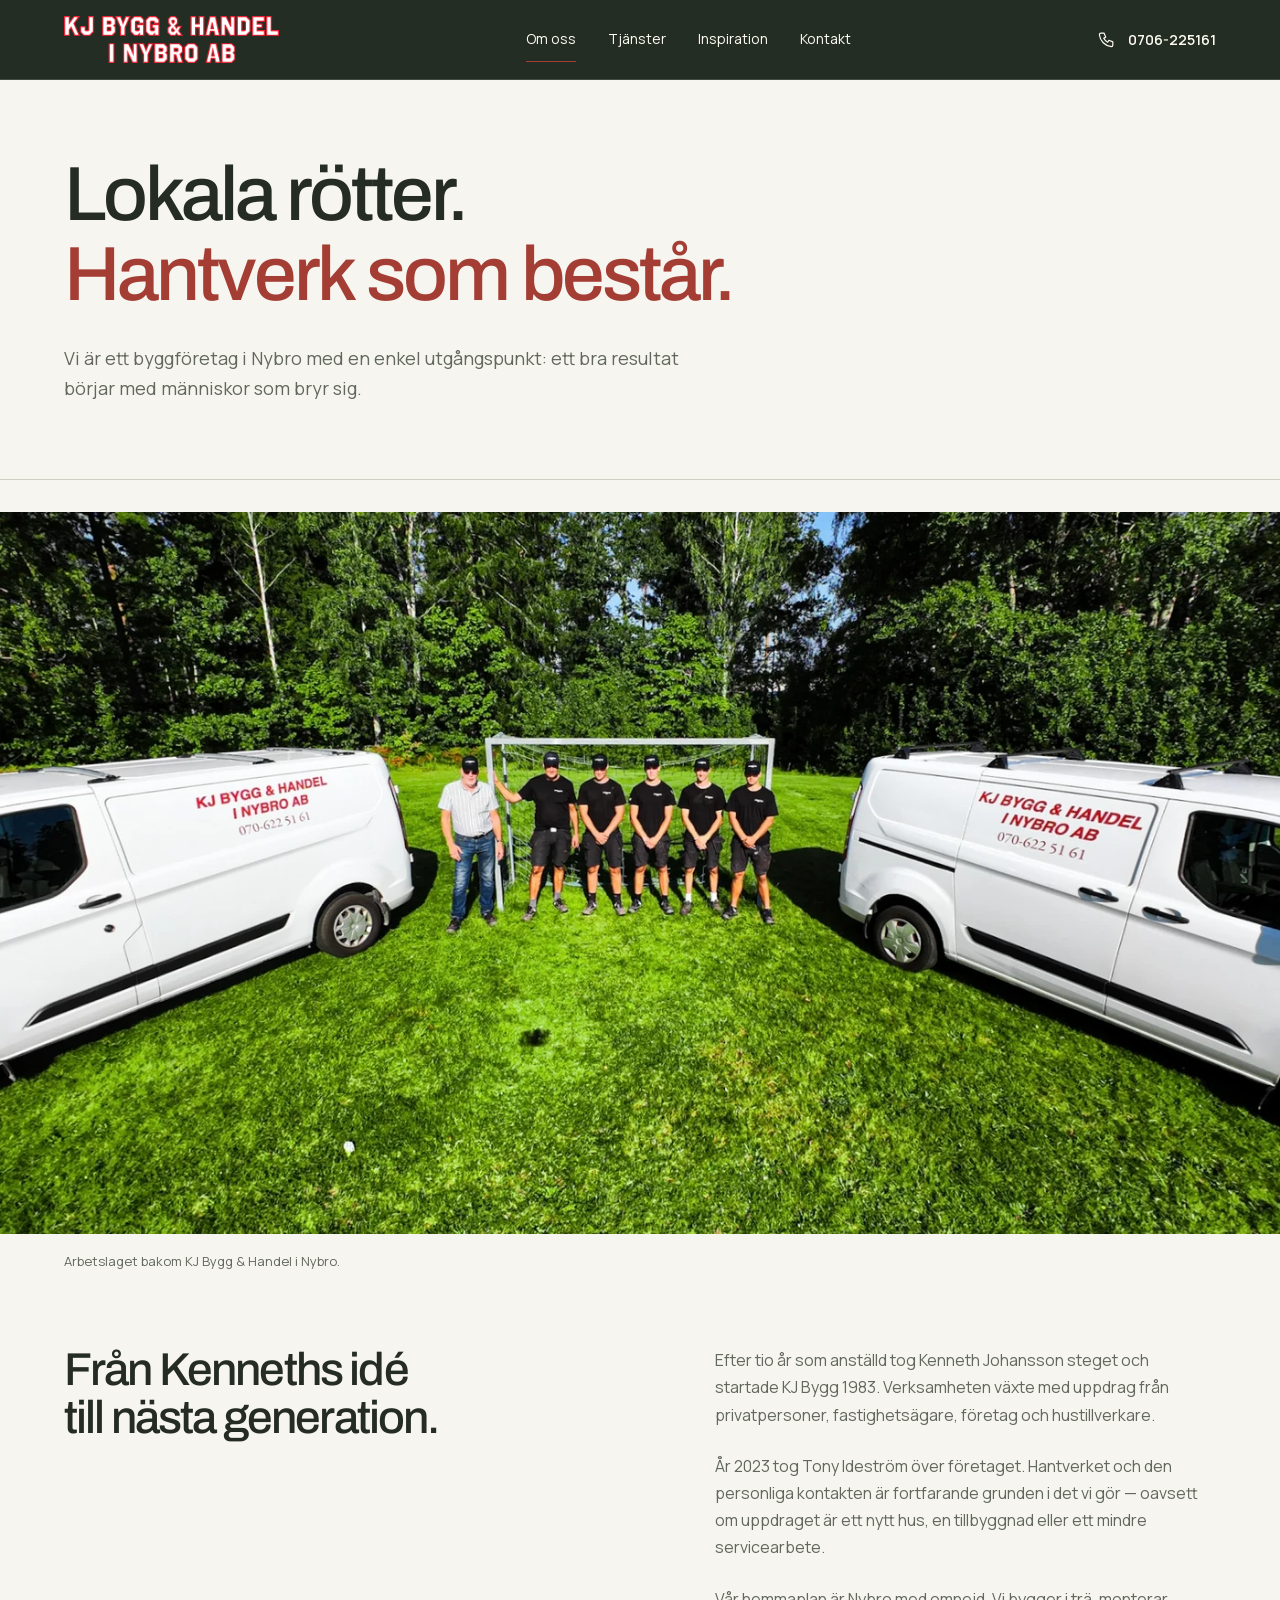
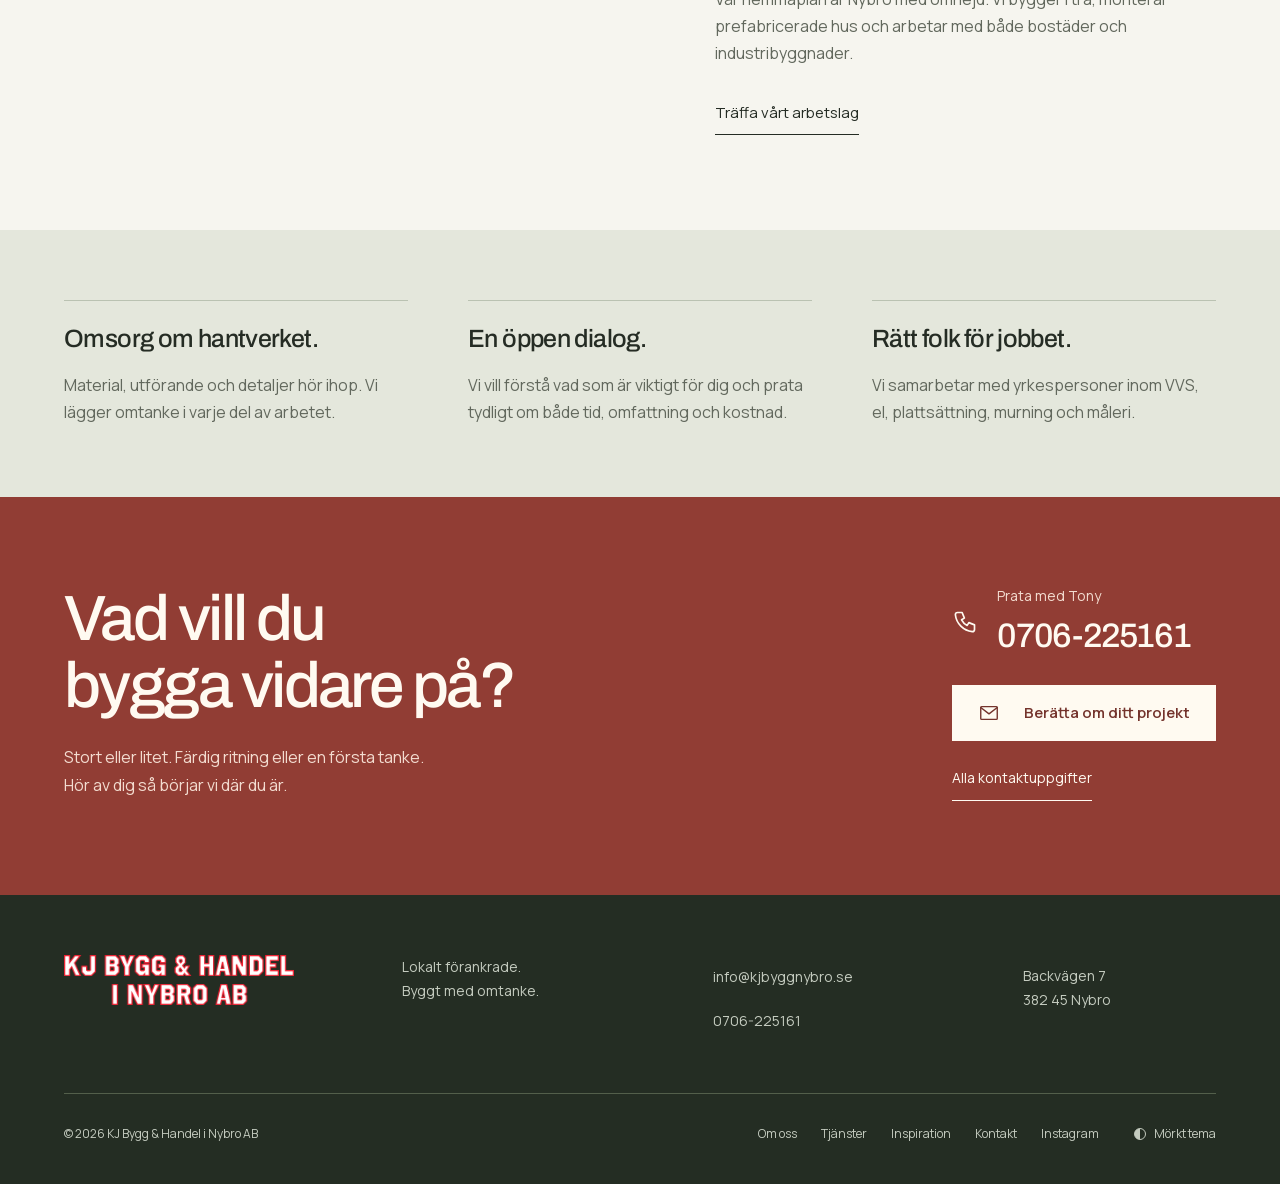
<file: om-oss/index.html>
<!doctype html><html lang="sv" data-theme="light"><head><meta charset="utf-8"><meta name="viewport" content="width=device-width, initial-scale=1, viewport-fit=cover"><meta name="color-scheme" content="dark light"><meta name="theme-color" content="#f6f5ef"><meta name="robots" content="noindex, nofollow"><title>Om oss — KJ Bygg & Handel i Nybro</title><meta name="description" content="Ett lokalt byggföretag sedan 1983. Lär känna historien och människorna bakom KJ Bygg & Handel i Nybro."><link rel="icon" type="image/svg+xml" href="../assets/favicon.svg"><link rel="preload" href="../assets/archivo.woff2" as="font" type="font/woff2" crossorigin><link rel="stylesheet" href="../styles.css"><link rel="stylesheet" href="../refinement.css"><script src="../app.js" defer></script><script type="application/ld+json">{"@context":"https://schema.org","@type":"GeneralContractor","name":"KJ Bygg & Handel i Nybro AB","url":"https://kjbyggnybro.se/","telephone":"+46706225161","email":"info@kjbyggnybro.se","foundingDate":"1983","address":{"@type":"PostalAddress","streetAddress":"Backvägen 7","postalCode":"382 45","addressLocality":"Nybro","addressCountry":"SE"},"areaServed":"Nybro med omnejd","sameAs":["https://www.instagram.com/kjbyggohandelab/"]}</script></head><body class="inner-page"><a class="skip-link" href="#main">Hoppa till innehåll</a><header class="site-header"><a class="logo" href="../" aria-label="KJ Bygg & Handel – startsida"><img src="../assets/logo-full.png" alt="KJ Bygg & Handel i Nybro AB" width="522" height="113"></a><nav class="desktop-nav" aria-label="Huvudmeny"><a href="../om-oss/" aria-current="page">Om oss</a><a href="../tjanster/" >Tjänster</a><a href="../inspiration/" >Inspiration</a><a href="../kontakt/" >Kontakt</a></nav><a class="header-phone" aria-label="Ring Tony på 0706-225161" href="tel:+46706225161"><svg viewBox="0 0 24 24" fill="none" stroke="currentColor" stroke-width="1.5" stroke-linecap="round" stroke-linejoin="round" aria-hidden="true"><path d="M5 4h4l2 5-2.5 1.5a11.5 11.5 0 0 0 5 5L15 13l5 2v4a2 2 0 0 1-2 2A17 17 0 0 1 3 6a2 2 0 0 1 2-2"/></svg><span>0706-225161</span></a><button class="menu-toggle" aria-expanded="false" aria-controls="mobile-navigation"><span>Meny</span><span class="menu-lines" aria-hidden="true"></span></button></header><nav id="mobile-navigation" class="mobile-nav" aria-label="Mobilmeny" hidden><a href="../" >Hem</a><a href="../om-oss/" aria-current="page">Om oss</a><a href="../tjanster/" >Tjänster</a><a href="../inspiration/" >Inspiration</a><a href="../kontakt/" >Kontakt</a><a href="tel:+46706225161" class="mobile-menu-phone">Ring Tony · 0706-225161</a></nav><main id="main"><section class="page-intro wrap"><h1>Lokala rötter.<br><span>Hantverk som består.</span></h1><p>Vi är ett byggföretag i Nybro med en enkel utgångspunkt: ett bra resultat börjar med människor som bryr sig.</p></section><figure class="wide-photo wrap"><img src="../assets/team.webp" alt="Sex medarbetare hos KJ Bygg mellan företagets två servicebilar" width="1400" height="790" fetchpriority="high"><figcaption>Arbetslaget bakom KJ Bygg & Handel i Nybro.</figcaption></figure><section class="story-section wrap"><div><h2>Från Kenneths idé<br>till nästa generation.</h2></div><div class="story-copy"><p>Efter tio år som anställd tog Kenneth Johansson steget och startade KJ Bygg 1983. Verksamheten växte med uppdrag från privatpersoner, fastighetsägare, företag och hustillverkare.</p><p>År 2023 tog Tony Ideström över företaget. Hantverket och den personliga kontakten är fortfarande grunden i det vi gör — oavsett om uppdraget är ett nytt hus, en tillbyggnad eller ett mindre servicearbete.</p><p>Vår hemmaplan är Nybro med omnejd. Vi bygger i trä, monterar prefabricerade hus och arbetar med både bostäder och industribyggnader.</p><a class="text-link" href="../kontakt/">Träffa vårt arbetslag</a></div></section><section class="values-section wrap"><div class="values-grid"><article><h3>Omsorg om hantverket.</h3><p>Material, utförande och detaljer hör ihop. Vi lägger omtanke i varje del av arbetet.</p></article><article><h3>En öppen dialog.</h3><p>Vi vill förstå vad som är viktigt för dig och prata tydligt om både tid, omfattning och kostnad.</p></article><article><h3>Rätt folk för jobbet.</h3><p>Vi samarbetar med yrkespersoner inom VVS, el, plattsättning, murning och måleri.</p></article></div></section><section class="contact-band wrap" aria-labelledby="contact-heading"><div><h2 id="contact-heading">Vad vill du<br><span>bygga vidare på?</span></h2><p>Stort eller litet. Färdig ritning eller en första tanke.<br class="desktop-only"> Hör av dig så börjar vi där du är.</p></div><div class="contact-band-actions"><a class="contact-number" href="tel:+46706225161"><svg viewBox="0 0 24 24" fill="none" stroke="currentColor" stroke-width="1.5" stroke-linecap="round" stroke-linejoin="round" aria-hidden="true"><path d="M5 4h4l2 5-2.5 1.5a11.5 11.5 0 0 0 5 5L15 13l5 2v4a2 2 0 0 1-2 2A17 17 0 0 1 3 6a2 2 0 0 1 2-2"/></svg><span><small>Prata med Tony</small>0706-225161</span></a><a class="button button-solid" href="mailto:info@kjbyggnybro.se?subject=Mitt%20byggprojekt"><svg viewBox="0 0 24 24" fill="none" stroke="currentColor" stroke-width="1.5" stroke-linecap="round" stroke-linejoin="round" aria-hidden="true"><rect x="3" y="5" width="18" height="14" rx="1"/><path d="m3 6 9 7 9-7"/></svg> Berätta om ditt projekt</a><a class="text-link" href="../kontakt/">Alla kontaktuppgifter</a></div></section></main><footer class="site-footer wrap"><div class="footer-top"><a class="logo" href="../" aria-label="KJ Bygg startsida"><img src="../assets/logo-full.png" alt="KJ Bygg & Handel i Nybro AB" width="522" height="113" loading="lazy"></a><p>Lokalt förankrade.<br>Byggt med omtanke.</p><div><a href="mailto:info@kjbyggnybro.se">info@kjbyggnybro.se</a><a href="tel:+46706225161">0706-225161</a></div><address>Backvägen 7<br>382 45 Nybro</address></div><div class="footer-bottom"><span>© 2026 KJ Bygg & Handel i Nybro AB</span><nav aria-label="Sidfotsmeny"><a href="../om-oss/">Om oss</a><a href="../tjanster/">Tjänster</a><a href="../inspiration/">Inspiration</a><a href="../kontakt/">Kontakt</a><a href="https://www.instagram.com/kjbyggohandelab/" target="_blank" rel="noopener noreferrer">Instagram</a></nav><button class="theme-toggle" aria-label="Växla till ljust tema"><span class="theme-swatch" aria-hidden="true"></span><span class="theme-label">Ljust tema</span></button></div></footer><nav class="mobile-contact" aria-label="Snabbkontakt" hidden><a href="tel:+46706225161"><svg viewBox="0 0 24 24" fill="none" stroke="currentColor" stroke-width="1.5" stroke-linecap="round" stroke-linejoin="round" aria-hidden="true"><path d="M5 4h4l2 5-2.5 1.5a11.5 11.5 0 0 0 5 5L15 13l5 2v4a2 2 0 0 1-2 2A17 17 0 0 1 3 6a2 2 0 0 1 2-2"/></svg><span>Ring Tony</span></a><a href="mailto:info@kjbyggnybro.se?subject=Mitt%20byggprojekt"><svg viewBox="0 0 24 24" fill="none" stroke="currentColor" stroke-width="1.5" stroke-linecap="round" stroke-linejoin="round" aria-hidden="true"><rect x="3" y="5" width="18" height="14" rx="1"/><path d="m3 6 9 7 9-7"/></svg><span>Mejla oss</span></a></nav><dialog class="lightbox" aria-label="Projektbild i full storlek"><button class="lightbox-close" autofocus aria-label="Stäng bild">Stäng <span aria-hidden="true">×</span></button><figure><img alt=""><figcaption></figcaption></figure><div class="lightbox-navigation"><button type="button" class="lightbox-prev">Föregående</button><span class="lightbox-counter" aria-live="polite" aria-atomic="true"></span><button type="button" class="lightbox-next">Nästa</button></div></dialog></body></html>
</file>
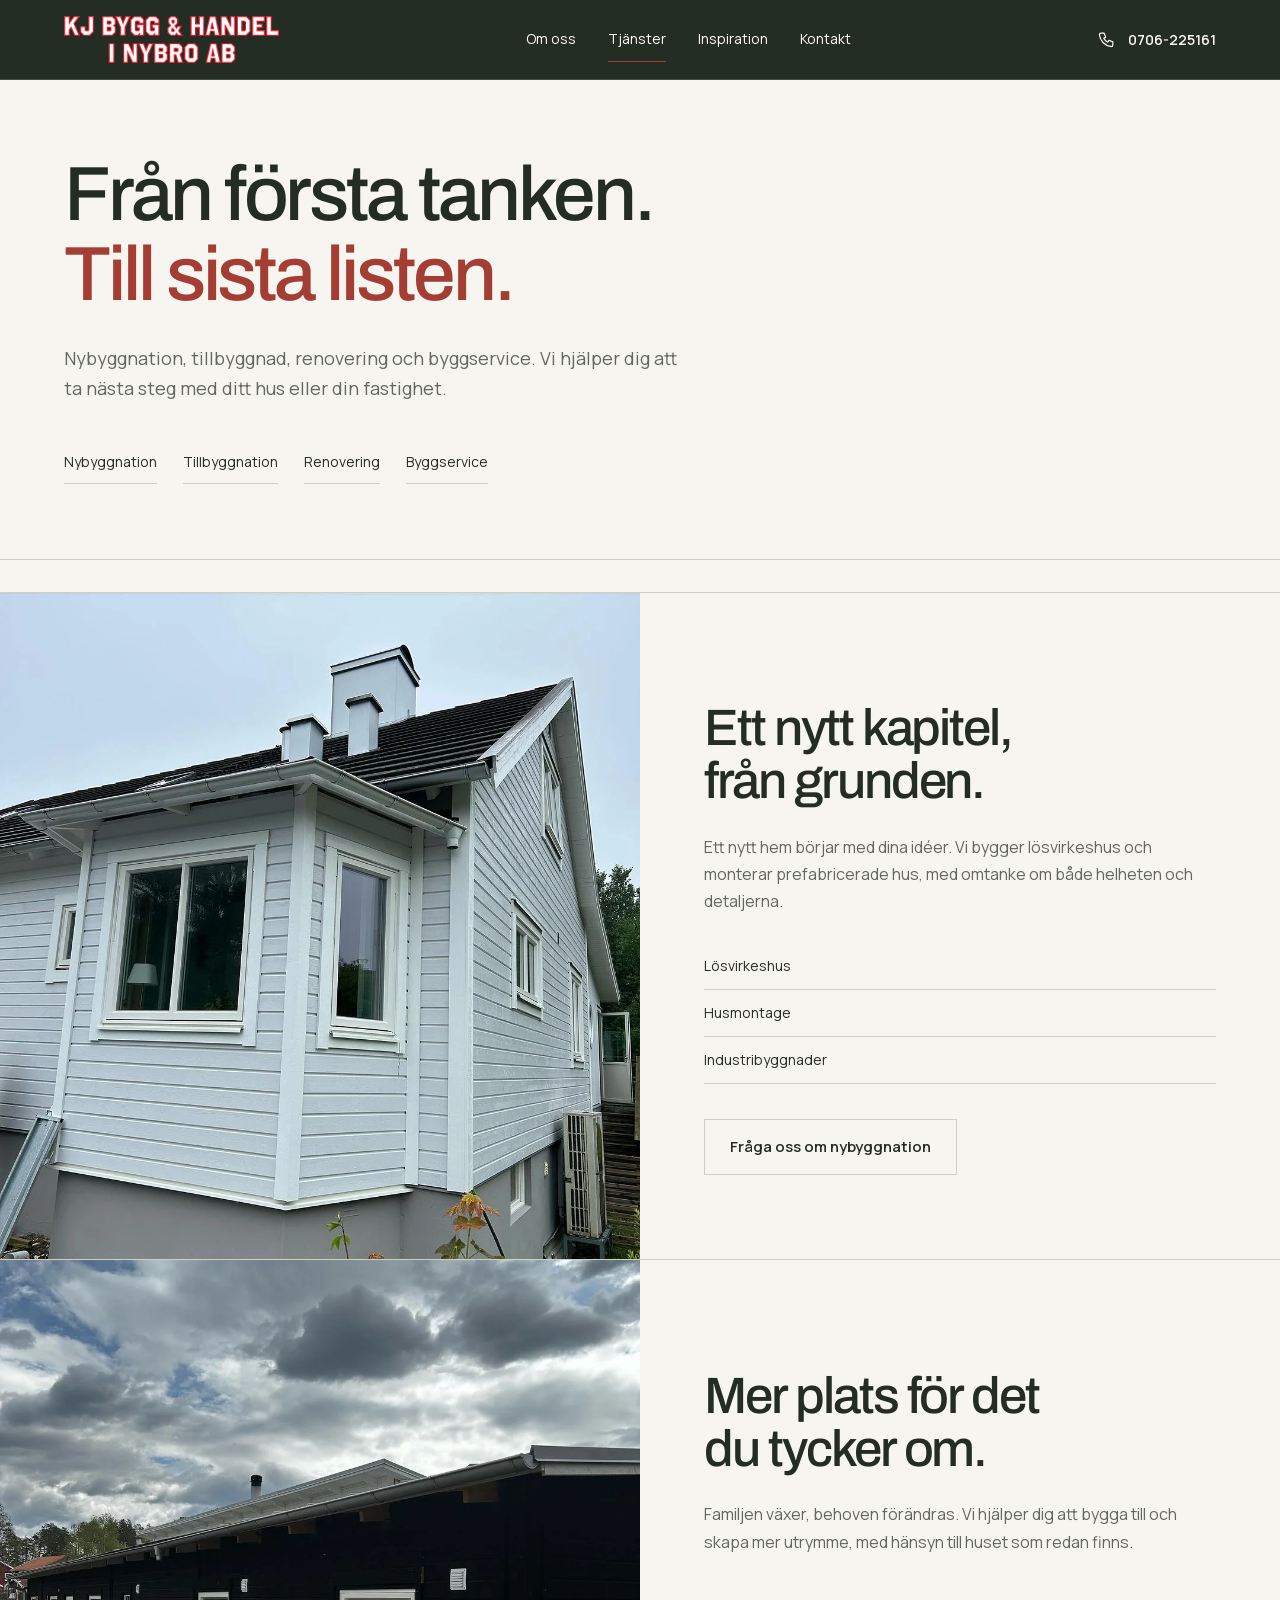
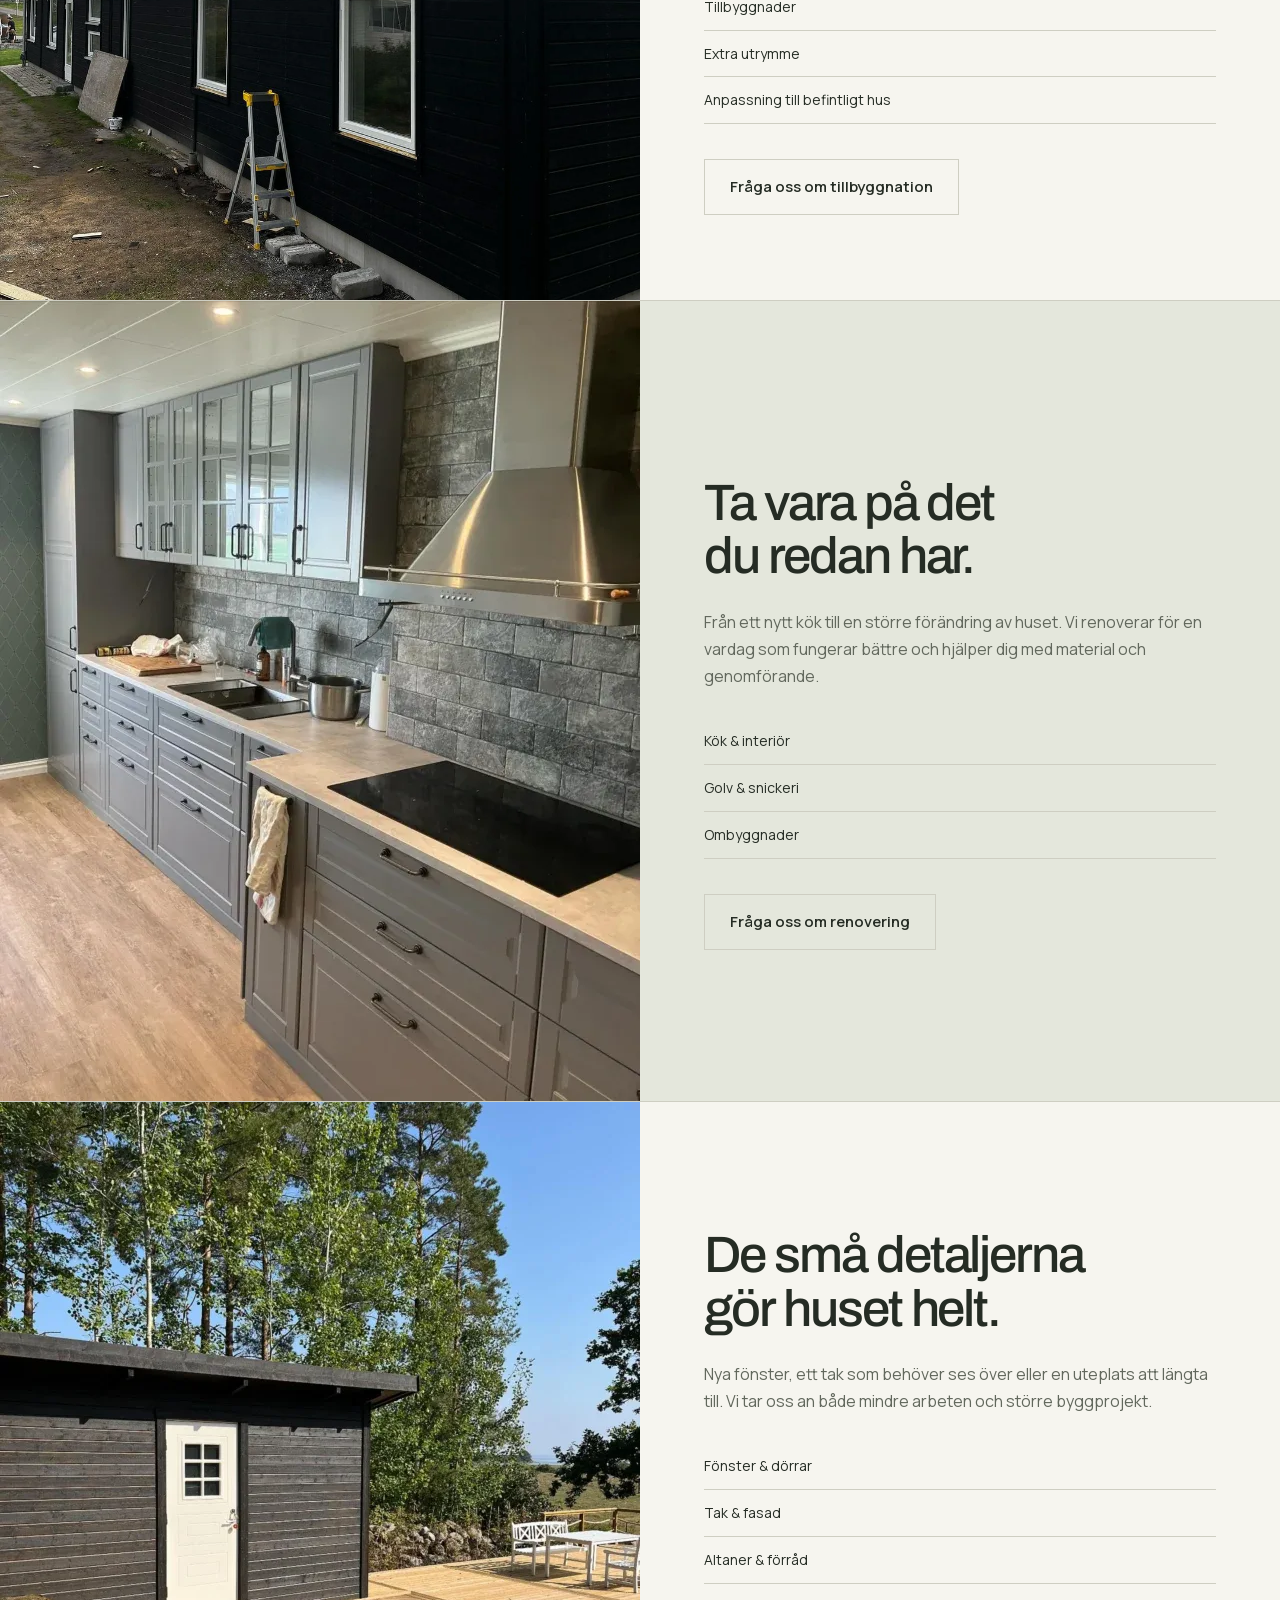
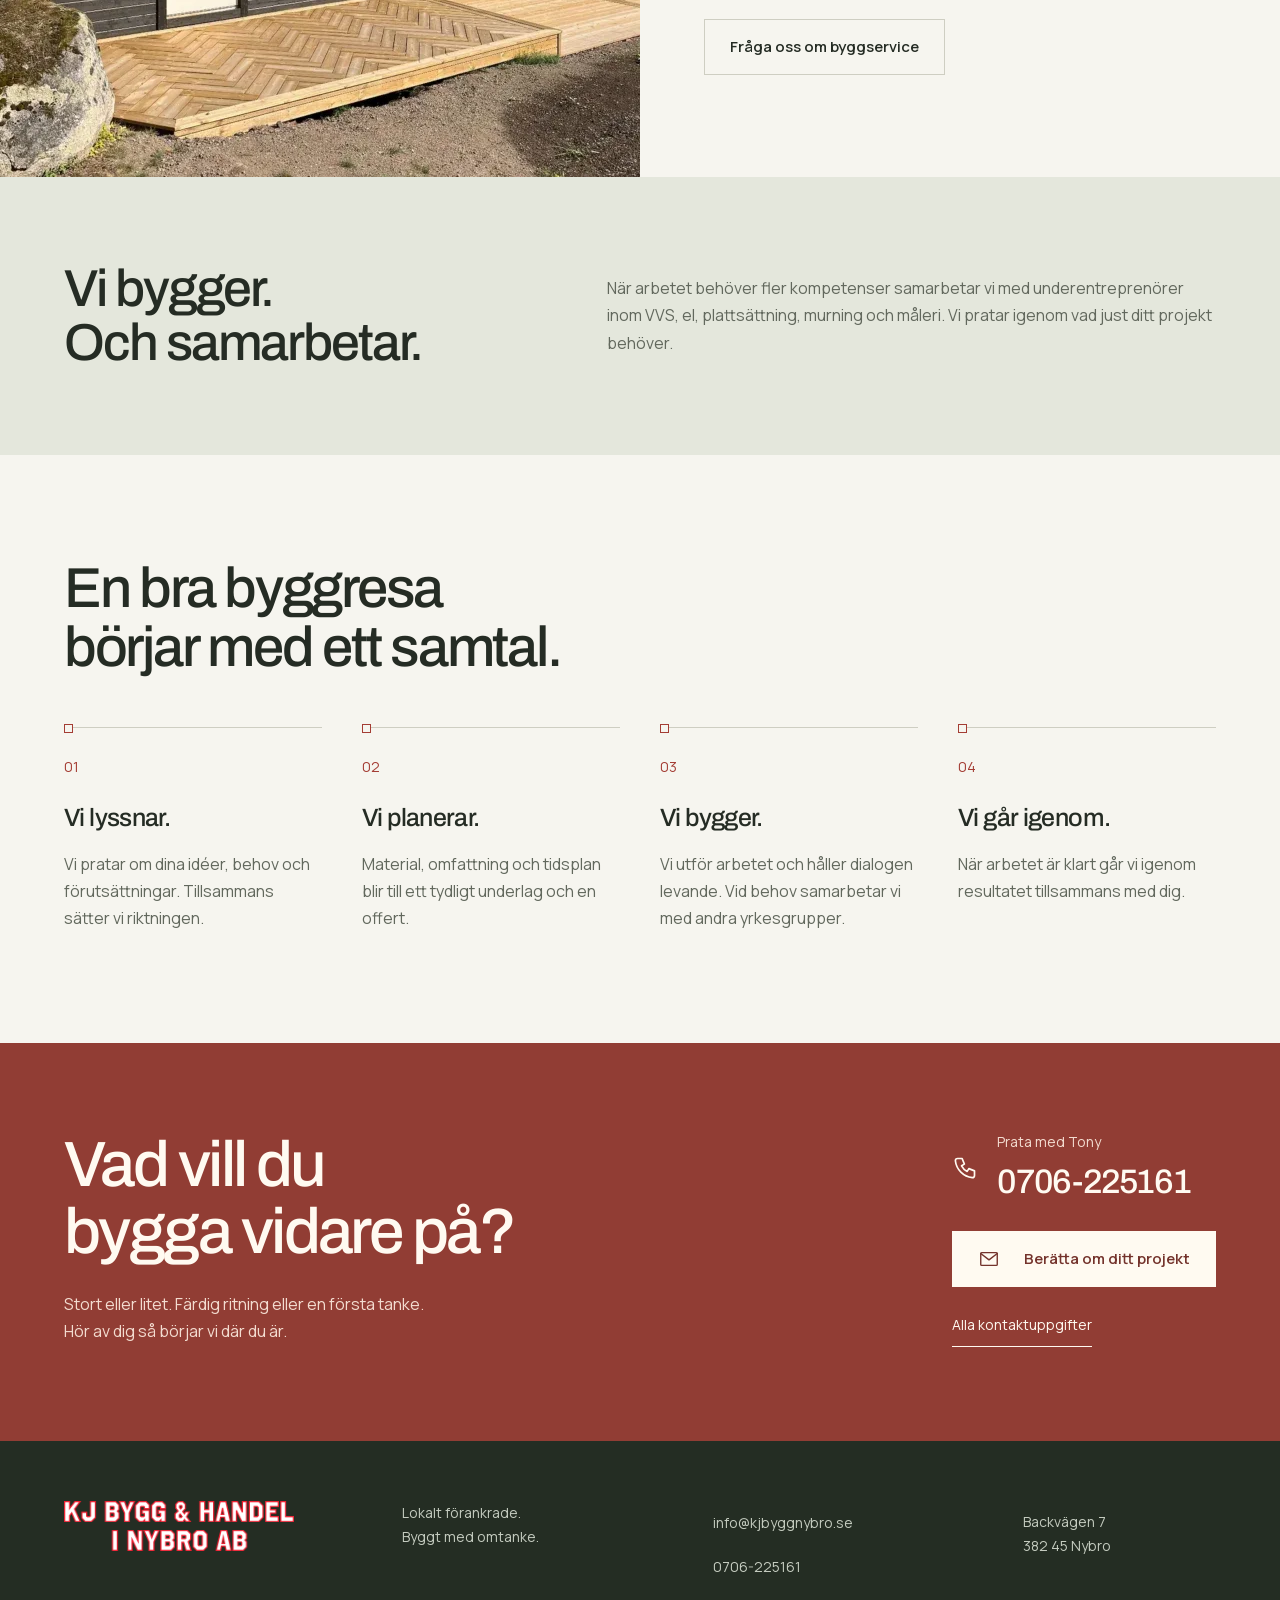
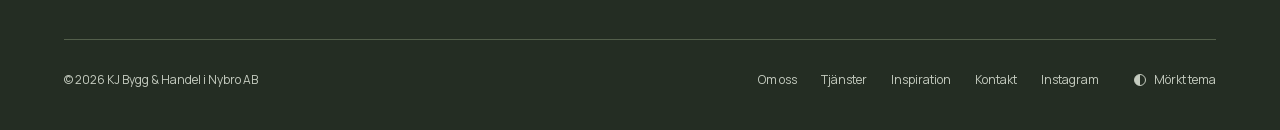
<file: tjanster/index.html>
<!doctype html><html lang="sv" data-theme="light"><head><meta charset="utf-8"><meta name="viewport" content="width=device-width, initial-scale=1, viewport-fit=cover"><meta name="color-scheme" content="dark light"><meta name="theme-color" content="#f6f5ef"><meta name="robots" content="noindex, nofollow"><title>Byggtjänster i Nybro — KJ Bygg & Handel</title><meta name="description" content="Nybyggnation, tillbyggnader, renoveringar och byggservice. KJ Bygg hjälper privatpersoner, fastighetsägare och företag i Nybro med omnejd."><link rel="icon" type="image/svg+xml" href="../assets/favicon.svg"><link rel="preload" href="../assets/archivo.woff2" as="font" type="font/woff2" crossorigin><link rel="stylesheet" href="../styles.css"><link rel="stylesheet" href="../refinement.css"><script src="../app.js" defer></script><script type="application/ld+json">{"@context":"https://schema.org","@type":"GeneralContractor","name":"KJ Bygg & Handel i Nybro AB","url":"https://kjbyggnybro.se/","telephone":"+46706225161","email":"info@kjbyggnybro.se","foundingDate":"1983","address":{"@type":"PostalAddress","streetAddress":"Backvägen 7","postalCode":"382 45","addressLocality":"Nybro","addressCountry":"SE"},"areaServed":"Nybro med omnejd","sameAs":["https://www.instagram.com/kjbyggohandelab/"]}</script></head><body class="inner-page"><a class="skip-link" href="#main">Hoppa till innehåll</a><header class="site-header"><a class="logo" href="../" aria-label="KJ Bygg & Handel – startsida"><img src="../assets/logo-full.png" alt="KJ Bygg & Handel i Nybro AB" width="522" height="113"></a><nav class="desktop-nav" aria-label="Huvudmeny"><a href="../om-oss/" >Om oss</a><a href="../tjanster/" aria-current="page">Tjänster</a><a href="../inspiration/" >Inspiration</a><a href="../kontakt/" >Kontakt</a></nav><a class="header-phone" aria-label="Ring Tony på 0706-225161" href="tel:+46706225161"><svg viewBox="0 0 24 24" fill="none" stroke="currentColor" stroke-width="1.5" stroke-linecap="round" stroke-linejoin="round" aria-hidden="true"><path d="M5 4h4l2 5-2.5 1.5a11.5 11.5 0 0 0 5 5L15 13l5 2v4a2 2 0 0 1-2 2A17 17 0 0 1 3 6a2 2 0 0 1 2-2"/></svg><span>0706-225161</span></a><button class="menu-toggle" aria-expanded="false" aria-controls="mobile-navigation"><span>Meny</span><span class="menu-lines" aria-hidden="true"></span></button></header><nav id="mobile-navigation" class="mobile-nav" aria-label="Mobilmeny" hidden><a href="../" >Hem</a><a href="../om-oss/" >Om oss</a><a href="../tjanster/" aria-current="page">Tjänster</a><a href="../inspiration/" >Inspiration</a><a href="../kontakt/" >Kontakt</a><a href="tel:+46706225161" class="mobile-menu-phone">Ring Tony · 0706-225161</a></nav><main id="main"><section class="page-intro wrap"><h1>Från första tanken.<br><span>Till sista listen.</span></h1><p>Nybyggnation, tillbyggnad, renovering och byggservice. Vi hjälper dig att ta nästa steg med ditt hus eller din fastighet.</p><div class="jump-links"><a href="#nybyggnation">Nybyggnation</a><a href="#tillbyggnad">Tillbyggnation</a><a href="#renovering">Renovering</a><a href="#byggservice">Byggservice</a></div></section><div class="service-stories wrap"><section class="service-story" id="nybyggnation"><img src="../assets/hero-facade.webp" alt="Ljus träfasad och burspråk från KJ Byggs bildarkiv" width="1080" height="1124" loading="eager"><div><h2>Ett nytt kapitel, från grunden.</h2><p>Ett nytt hem börjar med dina idéer. Vi bygger lösvirkeshus och monterar prefabricerade hus, med omtanke om både helheten och detaljerna.</p><ul class="service-tags"><li>Lösvirkeshus</li><li>Husmontage</li><li>Industribyggnader</li></ul><a class="button button-outline" href="mailto:info@kjbyggnybro.se?subject=F%C3%B6rfr%C3%A5gan%3A%20Nybyggnation">Fråga oss om nybyggnation</a></div></section><section class="service-story" id="tillbyggnad"><img src="../assets/extension.webp" alt="Pågående tillbyggnad med svart träpanel och vita fönster" width="1080" height="1124" loading="lazy"><div><h2>Mer plats för det du tycker om.</h2><p>Familjen växer, behoven förändras. Vi hjälper dig att bygga till och skapa mer utrymme, med hänsyn till huset som redan finns.</p><ul class="service-tags"><li>Tillbyggnader</li><li>Extra utrymme</li><li>Anpassning till befintligt hus</li></ul><a class="button button-outline" href="mailto:info@kjbyggnybro.se?subject=F%C3%B6rfr%C3%A5gan%3A%20Tillbyggnation">Fråga oss om tillbyggnation</a></div></section><section class="service-story" id="renovering"><img src="../assets/cottage-interior.webp" alt="Renoverat stugkök med grå luckor och trägolv" width="1080" height="1124" loading="lazy"><div><h2>Ta vara på det du redan har.</h2><p>Från ett nytt kök till en större förändring av huset. Vi renoverar för en vardag som fungerar bättre och hjälper dig med material och genomförande.</p><ul class="service-tags"><li>Kök & interiör</li><li>Golv & snickeri</li><li>Ombyggnader</li></ul><a class="button button-outline" href="mailto:info@kjbyggnybro.se?subject=F%C3%B6rfr%C3%A5gan%3A%20Renovering">Fråga oss om renovering</a></div></section><section class="service-story" id="byggservice"><img src="../assets/shed-herringbone-deck.webp" alt="Svart förråd med fiskbenslagd trall byggt av KJ Bygg" width="1080" height="1124" loading="lazy"><div><h2>De små detaljerna gör huset helt.</h2><p>Nya fönster, ett tak som behöver ses över eller en uteplats att längta till. Vi tar oss an både mindre arbeten och större byggprojekt.</p><ul class="service-tags"><li>Fönster & dörrar</li><li>Tak & fasad</li><li>Altaner & förråd</li></ul><a class="button button-outline" href="mailto:info@kjbyggnybro.se?subject=F%C3%B6rfr%C3%A5gan%3A%20Byggservice">Fråga oss om byggservice</a></div></section></div><section class="collaboration wrap"><h2>Vi bygger.<br>Och samarbetar.</h2><p>När arbetet behöver fler kompetenser samarbetar vi med underentreprenörer inom VVS, el, plattsättning, murning och måleri. Vi pratar igenom vad just ditt projekt behöver.</p></section><section class="process-section wrap"><div class="section-top"><h2>En bra byggresa<br>börjar med ett samtal.</h2></div><ol class="process-list"><li><span class="step-number">01</span><h3>Vi lyssnar.</h3><p>Vi pratar om dina idéer, behov och förutsättningar. Tillsammans sätter vi riktningen.</p></li><li><span class="step-number">02</span><h3>Vi planerar.</h3><p>Material, omfattning och tidsplan blir till ett tydligt underlag och en offert.</p></li><li><span class="step-number">03</span><h3>Vi bygger.</h3><p>Vi utför arbetet och håller dialogen levande. Vid behov samarbetar vi med andra yrkesgrupper.</p></li><li><span class="step-number">04</span><h3>Vi går igenom.</h3><p>När arbetet är klart går vi igenom resultatet tillsammans med dig.</p></li></ol></section><section class="contact-band wrap" aria-labelledby="contact-heading"><div><h2 id="contact-heading">Vad vill du<br><span>bygga vidare på?</span></h2><p>Stort eller litet. Färdig ritning eller en första tanke.<br class="desktop-only"> Hör av dig så börjar vi där du är.</p></div><div class="contact-band-actions"><a class="contact-number" href="tel:+46706225161"><svg viewBox="0 0 24 24" fill="none" stroke="currentColor" stroke-width="1.5" stroke-linecap="round" stroke-linejoin="round" aria-hidden="true"><path d="M5 4h4l2 5-2.5 1.5a11.5 11.5 0 0 0 5 5L15 13l5 2v4a2 2 0 0 1-2 2A17 17 0 0 1 3 6a2 2 0 0 1 2-2"/></svg><span><small>Prata med Tony</small>0706-225161</span></a><a class="button button-solid" href="mailto:info@kjbyggnybro.se?subject=Mitt%20byggprojekt"><svg viewBox="0 0 24 24" fill="none" stroke="currentColor" stroke-width="1.5" stroke-linecap="round" stroke-linejoin="round" aria-hidden="true"><rect x="3" y="5" width="18" height="14" rx="1"/><path d="m3 6 9 7 9-7"/></svg> Berätta om ditt projekt</a><a class="text-link" href="../kontakt/">Alla kontaktuppgifter</a></div></section></main><footer class="site-footer wrap"><div class="footer-top"><a class="logo" href="../" aria-label="KJ Bygg startsida"><img src="../assets/logo-full.png" alt="KJ Bygg & Handel i Nybro AB" width="522" height="113" loading="lazy"></a><p>Lokalt förankrade.<br>Byggt med omtanke.</p><div><a href="mailto:info@kjbyggnybro.se">info@kjbyggnybro.se</a><a href="tel:+46706225161">0706-225161</a></div><address>Backvägen 7<br>382 45 Nybro</address></div><div class="footer-bottom"><span>© 2026 KJ Bygg & Handel i Nybro AB</span><nav aria-label="Sidfotsmeny"><a href="../om-oss/">Om oss</a><a href="../tjanster/">Tjänster</a><a href="../inspiration/">Inspiration</a><a href="../kontakt/">Kontakt</a><a href="https://www.instagram.com/kjbyggohandelab/" target="_blank" rel="noopener noreferrer">Instagram</a></nav><button class="theme-toggle" aria-label="Växla till ljust tema"><span class="theme-swatch" aria-hidden="true"></span><span class="theme-label">Ljust tema</span></button></div></footer><nav class="mobile-contact" aria-label="Snabbkontakt" hidden><a href="tel:+46706225161"><svg viewBox="0 0 24 24" fill="none" stroke="currentColor" stroke-width="1.5" stroke-linecap="round" stroke-linejoin="round" aria-hidden="true"><path d="M5 4h4l2 5-2.5 1.5a11.5 11.5 0 0 0 5 5L15 13l5 2v4a2 2 0 0 1-2 2A17 17 0 0 1 3 6a2 2 0 0 1 2-2"/></svg><span>Ring Tony</span></a><a href="mailto:info@kjbyggnybro.se?subject=Mitt%20byggprojekt"><svg viewBox="0 0 24 24" fill="none" stroke="currentColor" stroke-width="1.5" stroke-linecap="round" stroke-linejoin="round" aria-hidden="true"><rect x="3" y="5" width="18" height="14" rx="1"/><path d="m3 6 9 7 9-7"/></svg><span>Mejla oss</span></a></nav><dialog class="lightbox" aria-label="Projektbild i full storlek"><button class="lightbox-close" autofocus aria-label="Stäng bild">Stäng <span aria-hidden="true">×</span></button><figure><img alt=""><figcaption></figcaption></figure><div class="lightbox-navigation"><button type="button" class="lightbox-prev">Föregående</button><span class="lightbox-counter" aria-live="polite" aria-atomic="true"></span><button type="button" class="lightbox-next">Nästa</button></div></dialog></body></html>
</file>
<file: styles.css>
@font-face{font-family:Archivo;src:url('./assets/archivo.woff2') format('woff2');font-display:swap;font-weight:100 900}
@font-face{font-family:Manrope;src:url('./assets/manrope.woff2') format('woff2');font-display:swap;font-weight:200 800}
:root{--bg:#20231f;--surface:#292d27;--ink:#f5f2e9;--muted:#bcbfb3;--line:#464b41;--accent:#d0b08a;--accent-ink:#28251f;--paper:#e8e6dc;--paper-ink:#282c25;--paper-muted:#606459;--paper-line:#bdc1b3;--space:clamp(24px,5vw,88px);--header:100px;color-scheme:dark}
:root[data-theme=light]{--bg:#f4f2eb;--surface:#e6e5dc;--ink:#262b24;--muted:#5b6257;--line:#b9bfb0;--accent:#795b3c;--accent-ink:#fff8ee;--paper:#dfe2d6;--paper-ink:#252b23;--paper-muted:#50594c;--paper-line:#b6bdac;color-scheme:light}
*{box-sizing:border-box}html{scroll-behavior:smooth;scroll-padding-top:24px}body{margin:0;background:var(--bg);color:var(--ink);font:400 16px/1.7 Manrope,Arial,sans-serif;-webkit-font-smoothing:antialiased}body:has(.mobile-nav:not([hidden])),body:has(.lightbox[open]){overflow:hidden}a{color:inherit;text-decoration:none}button{font:inherit;color:inherit;cursor:pointer}button,a{-webkit-tap-highlight-color:transparent}button{border:0}img{display:block;max-width:100%}svg{width:22px;height:22px;flex-shrink:0}h1,h2,h3,p,figure{margin:0}h1,h2,h3{font-family:Archivo,Arial,sans-serif;font-weight:500}h1,h2{text-wrap:balance;letter-spacing:-.055em;line-height:1.04}h1{font-size:clamp(48px,6.1vw,104px)}h2{font-size:clamp(36px,4.5vw,70px)}h3{font-size:25px;line-height:1.2;letter-spacing:-.025em}h1 span,h2 span{color:var(--accent)}p{color:var(--muted)}address{font-style:normal}button:focus-visible,a:focus-visible,[tabindex]:focus-visible{outline:2px solid var(--accent);outline-offset:6px}::selection{color:var(--accent-ink);background:var(--accent)}[hidden]{display:none!important}.wrap{padding-inline:var(--space)}.skip-link{position:fixed;left:16px;top:-100px;background:var(--accent);color:var(--accent-ink);padding:12px 20px;z-index:100}.skip-link:focus{top:12px}.section-label,.meta{font-size:14px;line-height:1.5;display:block}.section-label{color:var(--muted)}.section-label::before{content:'';display:inline-block;width:18px;height:1px;background:currentColor;margin-right:12px;vertical-align:middle}.index{font-size:14px;font-family:Manrope,sans-serif;font-weight:400;opacity:.75}.button{display:inline-flex;gap:24px;align-items:center;justify-content:center;min-height:56px;padding:15px 25px;font-size:15px;font-weight:600;line-height:1.45;transition:background-color .2s,color .2s,border-color .2s}.button-solid{background:var(--accent);color:var(--accent-ink);border:1px solid var(--accent)}.button-solid:hover{background:var(--ink);color:var(--bg);border-color:var(--ink)}.button-outline{border:1px solid var(--line);color:var(--ink)}.button-outline:hover{border-color:var(--accent);color:var(--accent)}.text-link{font-size:15px;display:inline-flex;align-items:center;min-height:44px;border-bottom:1px solid currentColor;line-height:1.4;align-self:flex-start;padding-block:9px;transition:color .2s}.text-link:hover{color:var(--accent)}
.site-header{height:var(--header);display:flex;align-items:center;justify-content:space-between;gap:35px;padding-inline:var(--space);border-bottom:1px solid var(--line);position:relative;z-index:30;background:var(--bg)}.logo{width:234px;flex-shrink:0;display:block}.logo img{width:100%;height:auto}.desktop-nav{display:flex;gap:32px;align-items:center}.desktop-nav a{font-size:14px;min-height:44px;display:flex;align-items:center;border-bottom:1px solid transparent}.desktop-nav a:hover,.desktop-nav a[aria-current=page]{border-color:var(--accent);color:var(--accent)}.header-phone{display:flex;align-items:center;gap:12px;min-height:44px;font-size:14px;font-weight:600}.header-phone svg{width:19px;height:19px;color:var(--accent)}.menu-toggle{display:none}.mobile-nav{position:fixed;top:var(--header);bottom:0;inset-inline:0;background:var(--bg);z-index:29;padding:32px var(--space);overflow:auto}.mobile-nav>a{display:block;font:500 36px/1.4 Archivo,sans-serif;padding:9px 0}.mobile-nav>a[aria-current=page]{color:var(--accent)}.mobile-nav .mobile-menu-phone{font:500 16px/1.5 Manrope,sans-serif;border-top:1px solid var(--line);margin-top:28px;padding-top:24px}.hero{display:grid;grid-template-columns:1.04fr 1fr;min-height:min(760px,calc(100svh - 100px));position:relative}.hero-copy{padding:clamp(45px,5.1vw,80px) 35px 34px var(--space);display:flex;align-items:flex-start;flex-direction:column;justify-content:center}.location-line{font-size:14px;display:flex;align-items:center;gap:12px;margin-bottom:30px}.location-dot{width:7px;height:7px;border:1px solid var(--accent);border-radius:50%;position:relative}.location-dot::after{content:'';inset:-5px;position:absolute;border:1px solid var(--line);border-radius:50%}.hero h1{font-size:clamp(50px,6.35vw,104px);position:relative;z-index:1;white-space:nowrap}.hero-description{max-width:405px;margin-top:27px;font-size:16px;line-height:1.8}.hero-actions{display:flex;gap:27px;align-items:center;margin-top:34px}.hero-actions .text-link{align-self:center}.hero-footnote{display:flex;justify-content:space-between;width:100%;max-width:490px;gap:22px;font-size:13px;line-height:1.6;color:var(--muted);margin-top:clamp(40px,6vw,90px);padding-top:24px;border-top:1px solid var(--line)}.hero-footnote strong{font-weight:500;color:var(--ink)}.hero-footnote span:last-child{text-align:right}.hero-visual{min-height:610px;position:relative;margin:22px 22px 22px 20px;overflow:hidden;background:#989e94}.hero-visual>img{width:100%;height:100%;position:absolute;object-fit:cover;object-position:50% 48%}.hero-visual::after{content:'';position:absolute;inset:55% 0 0;background:linear-gradient(transparent,rgba(15,21,17,.62));pointer-events:none}.hero-visual figcaption{position:absolute;bottom:26px;inset-inline:28px;display:flex;justify-content:space-between;gap:16px;color:#fff;font-size:13px;z-index:1}.image-corner{position:absolute;right:23px;top:23px;width:28px;height:28px;border-top:1px solid #fff9;border-right:1px solid #fff9}.service-strip{display:grid;grid-template-columns:repeat(4,1fr);background:var(--surface);border-block:1px solid var(--line)}.service-strip a{display:flex;gap:20px;align-items:center;padding:26px 22px;border-right:1px solid var(--line);font-size:16px}.service-strip a:first-child{padding-left:0}.service-strip a:last-child{border-right:0}.service-strip a:hover{color:var(--accent)}.intro-section{display:grid;grid-template-columns:1fr 2.2fr;padding-block:110px 120px;gap:40px}.intro-section>.section-label{margin-top:12px}.intro-section h2{font-size:clamp(38px,4.6vw,72px)}.intro-bottom{display:flex;gap:56px;align-items:flex-start;margin-top:38px;justify-content:space-between}.intro-bottom p{max-width:470px}.intro-bottom a{flex-shrink:0}.section-top{display:grid;grid-template-columns:.68fr 1.3fr .6fr;align-items:start;gap:35px;margin-bottom:58px}.section-top>.section-label{margin-top:10px}.section-top>p,.section-top>.text-link{align-self:end;justify-self:end}.services-section{background:var(--paper);color:var(--paper-ink);padding-block:96px}.services-section .section-label,.services-section p{color:var(--paper-muted)}.services-section :focus-visible{outline-color:var(--paper-ink)}.services-section .text-link:hover{color:var(--paper-ink)}.service-layout{display:grid;grid-template-columns:.8fr 1.4fr;gap:70px}.service-choices{align-self:start}.service-choices [role=tab]{display:flex;width:100%;gap:24px;align-items:center;text-align:left;background:transparent;border-top:1px solid var(--paper-line);padding:26px 0;font-family:Archivo,sans-serif;font-size:clamp(22px,2.1vw,32px)}.service-choices [role=tab]>svg{margin-left:auto;transition:transform .2s}.service-choices [role=tab][aria-selected=true]{font-weight:600}.service-choices [role=tab][aria-selected=true] svg{transform:rotate(45deg)}.service-choices [role=tab]:hover{background:#00000005}.all-services{margin-top:25px}.service-panel{display:grid;grid-template-columns:1.1fr 1fr;gap:30px;align-items:end}.service-panel>img{width:100%;height:400px;object-fit:cover}.service-panel-copy h3{font-size:30px;text-wrap:balance}.service-panel-copy p{font-size:15px;line-height:1.8;margin:22px 0 18px}.projects-section{padding-block:120px}.projects-grid{display:grid;grid-template-columns:1.1fr .76fr 1fr;gap:30px;align-items:start}.project{min-width:0}.project-image{display:block;background:var(--surface);padding:0;width:100%;overflow:hidden;position:relative;text-align:left}.project-image>img{width:100%;height:100%;aspect-ratio:4/5;object-fit:cover;transition:transform .45s}.project-image:hover img{transform:scale(1.025)}.project-image:focus-visible{outline-offset:6px}.zoom-label{display:flex;align-items:center;gap:12px;position:absolute;bottom:16px;right:16px;background:#f1efe6;color:#292d27;font-size:12px;padding:9px 12px;opacity:0;transform:translateY(5px);transition:opacity .2s,transform .2s}.zoom-label svg{width:18px;height:18px}.project-image:hover .zoom-label,.project-image:focus-visible .zoom-label{opacity:1;transform:none}.project figcaption{padding-top:20px}.project .meta{color:var(--muted);margin-bottom:8px;font-size:13px}.project h3{font-size:25px}.projects-grid .project-2{margin-top:100px}.projects-grid .project-3{margin-top:45px}.heritage-section{display:grid;grid-template-columns:1.08fr 1fr;background:var(--surface)}.heritage-photo{overflow:hidden;min-height:560px}.heritage-photo img{width:100%;height:100%;object-fit:cover;object-position:center}.heritage-copy{padding:65px var(--space) 55px 65px}.heritage-copy h2{font-size:clamp(34px,3.7vw,56px);margin-top:27px}.heritage-copy p{margin:28px 0 20px;max-width:500px}.heritage-year{display:flex;align-items:center;gap:30px;margin-top:50px;padding-top:26px;border-top:1px solid var(--line)}.heritage-year strong{font:400 70px/1 Archivo,sans-serif;letter-spacing:-.06em;color:var(--accent)}.heritage-year span{font-size:14px;color:var(--muted)}.process-section{padding-block:110px;background-image:linear-gradient(90deg,transparent calc(25% - 1px),color-mix(in srgb,var(--line) 22%,transparent) 25%,transparent calc(25% + 1px)),linear-gradient(90deg,transparent calc(75% - 1px),color-mix(in srgb,var(--line) 22%,transparent) 75%,transparent calc(75% + 1px))}.process-section .section-top{grid-template-columns:.68fr 1.9fr}.process-list{list-style:none;padding:0;margin:0;display:grid;grid-template-columns:repeat(4,1fr);gap:36px}.process-list li{border-top:1px solid var(--line);padding-top:25px;position:relative}.process-list li::before{content:'';position:absolute;top:-4px;left:0;background:var(--bg);border:1px solid var(--accent);width:7px;height:7px}.step-number{font-size:14px;color:var(--accent);display:block;margin-bottom:24px}.process-list h3{margin-bottom:18px}.process-list p{font-size:15px;max-width:280px}.contact-band{display:flex;align-items:center;justify-content:space-between;gap:60px;background:var(--paper);color:var(--paper-ink);padding-block:90px}.contact-band .section-label,.contact-band p{color:var(--paper-muted)}.contact-band h2{font-size:clamp(38px,5vw,76px);margin:23px 0 25px}.contact-band h2 span{color:var(--paper-muted)}.contact-band-actions{display:flex;flex-direction:column;align-items:flex-start;flex-shrink:0}.contact-number{display:flex;gap:18px;align-items:center;font:500 34px/1.3 Archivo,sans-serif;letter-spacing:-.035em;margin-bottom:27px}.contact-number>svg{width:27px;height:27px}.contact-number small{font:400 14px/1.5 Manrope,sans-serif;color:var(--paper-muted);display:block;letter-spacing:0;margin-bottom:8px}.contact-band .button-solid{background:var(--paper-ink);border-color:var(--paper-ink);color:var(--paper)}.contact-band .button-solid:hover{background:#465040;border-color:#465040}.contact-band .text-link{margin-top:16px;font-size:14px}.contact-band .text-link:hover{color:#795b3c}.site-footer{padding-top:66px;padding-bottom:28px}.footer-top{display:grid;grid-template-columns:1.1fr 1fr 1fr .7fr;gap:35px;align-items:start;padding-bottom:50px}.footer-top .logo{width:230px}.footer-top p,.footer-top a,.footer-top address{font-size:14px;color:var(--muted)}.footer-top>div>a{display:block;min-height:32px}.footer-bottom{display:flex;align-items:center;flex-wrap:wrap;gap:20px 35px;border-top:1px solid var(--line);padding-top:22px;font-size:12px;color:var(--muted)}.footer-bottom nav{display:flex;gap:24px;margin-left:auto;flex-wrap:wrap}.footer-bottom nav a{display:flex;align-items:center;min-height:44px}.theme-toggle{background:none;padding:0;min-height:44px;display:flex;gap:8px;align-items:center;font-size:12px}.theme-swatch{display:block;width:12px;height:12px;border:1px solid currentColor;border-radius:50%;background:linear-gradient(90deg,currentColor 50%,transparent 50%)}.page-intro{padding-block:78px 70px}.page-intro h1{margin-top:26px;max-width:1100px}.page-intro>p{max-width:630px;font-size:18px;margin-top:28px}.wide-photo>img{width:100%;height:auto}.wide-photo figcaption{font-size:13px;color:var(--muted);padding-top:16px}.story-section{display:grid;grid-template-columns:1.1fr 1fr;gap:100px;padding-block:105px}.story-section h2{font-size:clamp(32px,3.6vw,54px);margin-top:25px}.story-copy p+p{margin-top:24px}.story-copy .text-link{margin-top:24px}.values-section{background:var(--surface);padding-block:70px}.values-grid{display:grid;grid-template-columns:repeat(3,1fr);gap:55px;margin-top:40px}.values-grid article{border-top:1px solid var(--line);padding-top:23px}.values-grid h3{margin:22px 0 18px}.jump-links{display:flex;gap:26px;margin-top:36px;flex-wrap:wrap}.jump-links a{font-size:14px;min-height:44px;display:flex;align-items:center;border-bottom:1px solid var(--line)}.jump-links a:hover{color:var(--accent)}.service-story{display:grid;grid-template-columns:1fr 1fr;gap:90px;align-items:center;padding-block:65px;border-top:1px solid var(--line);scroll-margin-top:30px}.service-story:nth-child(even)>img{order:2}.service-story>img{width:100%;height:540px;object-fit:cover}.service-story h2{font-size:clamp(36px,4vw,62px);margin:25px 0}.service-story p{max-width:550px}.service-tags{list-style:none;padding:0;margin:28px 0 35px}.service-tags li{padding:11px 0;border-bottom:1px solid var(--line);font-size:14px}.collaboration{background:var(--surface);padding-block:85px;display:grid;grid-template-columns:.7fr 1fr 1fr;gap:55px;align-items:center}.collaboration h2{font-size:48px}.gallery-section{padding-bottom:110px}.gallery-grid{display:grid;grid-template-columns:1fr 1fr;gap:65px 45px}.gallery-grid .project:nth-child(even){padding-top:90px}.gallery-grid .project-image>img{aspect-ratio:1/1.04}.instagram-note{margin-top:70px;display:flex;align-items:center;justify-content:space-between;border-top:1px solid var(--line);padding-top:26px}.contact-main{display:grid;grid-template-columns:1.25fr .8fr;gap:90px;padding-bottom:85px}.contact-people>article{border-top:1px solid var(--line);padding:27px 0 36px}.contact-people h2{font-size:36px;margin-top:15px}.big-phone{display:flex;align-items:center;gap:16px;font-size:25px;margin-top:16px;min-height:44px}.big-phone svg{color:var(--accent)}.email-contact{border-top:1px solid var(--line);padding-top:30px}.email-contact>a{display:inline-block;font-size:26px;letter-spacing:-.02em;min-height:44px;margin-top:16px;border-bottom:1px solid var(--line)}.email-contact p{font-size:13px;margin-top:13px}.address-card{background:var(--paper);color:var(--paper-ink);padding:42px}.address-card>.section-label{color:var(--paper-muted)}.address-card h2{font-size:45px;margin-top:28px}.address-card address{font-size:19px;line-height:1.7;margin:35px 0 20px}.address-bottom{border-top:1px solid var(--paper-line);padding-top:26px;margin-top:40px;color:var(--paper-muted);font-size:13px}.team-section{padding-block:80px;background:var(--surface)}.team-wide{width:100%;height:auto}.team-names{display:grid;grid-template-columns:repeat(4,1fr);gap:25px;margin-top:32px}.team-names h3{font-size:22px}.team-names p{font-size:14px;margin-top:5px}.lightbox{border:0;background:#171b16;color:#fff;padding:64px 24px 24px;max-width:calc(100vw - 32px);max-height:calc(100dvh - 32px);width:min(1200px,calc(100vw - 32px));overflow:auto}.lightbox::backdrop{background:#070b08e8}.lightbox figure{display:flex;flex-direction:column;align-items:center}.lightbox img{width:auto;max-width:100%;height:auto;max-height:calc(100dvh - 160px);object-fit:contain}.lightbox figcaption{font-size:14px;margin-top:16px}.lightbox-close{position:absolute;right:24px;top:10px;min-height:44px;display:flex;align-items:center;gap:20px;background:none;font-size:14px}.lightbox-close span{font-size:28px}.lightbox :focus-visible{outline-color:#d0b08a}
@media(min-width:1600px){.hero{min-height:790px}.hero-copy{padding-left:max(var(--space),calc((100vw - 1600px)/2 + 80px))}.hero-visual{margin-right:max(22px,calc((100vw - 1700px)/2))}.wrap{padding-inline:max(var(--space),calc((100vw - 1500px)/2))}.site-header{padding-inline:max(var(--space),calc((100vw - 1600px)/2))}}
@media(max-width:1150px){.desktop-nav{gap:20px}.site-header{gap:24px}.logo{width:200px}.hero-actions{flex-wrap:wrap;gap:12px 24px}.hero-visual{min-height:590px;margin-left:10px}.hero h1{font-size:6.2vw}.hero-description{font-size:15px}.service-strip a{gap:13px;padding-inline:16px;font-size:14px}.service-layout{gap:40px;grid-template-columns:.85fr 1.4fr}.service-panel{grid-template-columns:1fr;gap:24px}.service-panel>img{height:330px}.service-panel-copy h3{font-size:28px}.service-panel-copy p{margin:16px 0 10px}.section-top{grid-template-columns:.6fr 1.3fr .7fr;gap:25px}.heritage-copy{padding:48px 40px}.heritage-photo{min-height:500px}.contact-number{font-size:30px}.footer-top{grid-template-columns:1fr 1fr}.footer-top .logo{width:220px}.footer-bottom nav{margin-left:0}.service-story{gap:50px}.service-story>img{height:470px}.collaboration{gap:35px;grid-template-columns:.7fr 1fr 1fr}.collaboration h2{font-size:40px}.contact-main{gap:50px}.address-card{padding:30px}.address-card h2{font-size:38px}.team-names{grid-template-columns:1fr 1fr}}
@media(max-width:850px){:root{--header:82px}.desktop-nav{display:none}.header-phone{margin-left:auto}.menu-toggle{background:none;display:flex;align-items:center;gap:14px;font-size:14px;padding:0;min-width:70px;min-height:44px}.menu-lines{width:22px;height:12px;display:block;position:relative;border-block:1px solid currentColor;transition:transform .2s}.menu-toggle[aria-expanded=true] .menu-lines{height:1px;border-bottom:0;transform:rotate(45deg)}.menu-toggle[aria-expanded=true] .menu-lines::after{content:'';position:absolute;width:22px;top:-1px;left:0;border-top:1px solid;transform:rotate(-90deg)}.hero{min-height:auto}.hero-copy{padding-top:50px;padding-right:25px;padding-bottom:30px}.hero h1{font-size:6.1vw}.hero-visual{min-height:550px;margin:16px 16px 16px 0}.hero-footnote{font-size:11px;gap:15px;margin-top:32px}.hero-description{font-size:15px}.hero-actions{margin-top:25px}.hero .button{min-height:52px;padding:13px 18px}.hero .text-link{font-size:14px}.hero-visual figcaption{inset-inline:20px;bottom:20px}.hero-visual figcaption span:last-child{display:none}.location-line{font-size:12px;margin-bottom:24px}.service-strip{grid-template-columns:1fr 1fr}.service-strip a{padding:19px 20px;font-size:16px}.service-strip a:nth-child(even){border-right:0}.service-strip a:nth-child(3){padding-left:0}.service-strip a:nth-child(-n+2){border-bottom:1px solid var(--line)}.intro-section{grid-template-columns:1fr;gap:28px;padding-block:75px}.intro-bottom{margin-top:27px;gap:35px}.section-top{grid-template-columns:1fr 1fr}.section-top>.section-label{grid-column:1/-1}.section-top>.text-link{max-width:190px}.section-top>p{font-size:14px}.services-section{padding-block:65px}.service-layout{grid-template-columns:.9fr 1.1fr;gap:35px}.service-choices [role=tab]{font-size:21px;gap:15px;padding:22px 0}.service-panel>img{height:290px}.service-panel-copy h3{font-size:25px}.projects-section{padding-block:75px}.projects-grid{gap:24px;grid-template-columns:1fr 1fr}.projects-grid .project-2{margin-top:80px}.projects-grid .project-3{display:none}.heritage-section{grid-template-columns:1fr}.heritage-photo{min-height:0}.heritage-photo img{height:auto;object-fit:contain}.heritage-copy{padding:50px var(--space)}.heritage-copy h2{font-size:48px}.heritage-copy p{max-width:650px}.heritage-year{max-width:500px;margin-top:40px}.process-section{padding-block:70px}.process-section .section-top{grid-template-columns:1fr}.process-list{grid-template-columns:1fr 1fr;gap:40px}.contact-band{padding-block:65px;gap:45px}.contact-band h2{font-size:45px}.contact-band p{font-size:14px}.contact-number{font-size:26px;gap:12px}.contact-band .button{font-size:14px;padding:15px 17px;gap:15px}.page-intro{padding-block:55px}.page-intro h1{font-size:clamp(44px,7.5vw,68px)}.story-section{grid-template-columns:1fr;gap:38px;padding-block:65px}.story-copy{max-width:650px}.values-grid{gap:30px}.values-grid h3{font-size:23px}.values-grid p{font-size:15px}.service-story{gap:35px}.service-story>img{height:460px}.service-story h2{font-size:38px}.service-story p{font-size:15px}.service-story .button{font-size:14px;padding-inline:18px}.collaboration{grid-template-columns:1fr 1fr;padding-block:60px;gap:30px}.collaboration .section-label{grid-column:1/-1}.gallery-grid{gap:45px 28px}.gallery-grid .project:nth-child(even){padding-top:60px}.contact-main{gap:30px;grid-template-columns:1.2fr .9fr}.contact-people h2{font-size:28px}.big-phone{font-size:22px}.address-card h2{font-size:32px}.email-contact>a{font-size:21px}.address-card{padding:25px}}
@media(max-width:600px){:root{--space:24px;--header:76px}.site-header{gap:18px}.logo{width:181px}.header-phone{border:1px solid var(--line);width:40px;height:44px;justify-content:center;flex-shrink:0}.header-phone span{display:none}.header-phone svg{width:19px;height:19px}.menu-toggle{min-width:27px;width:27px}.menu-toggle>span:first-child{position:absolute;width:1px;height:1px;overflow:hidden;clip:rect(0,0,0,0)}.menu-lines{width:25px}.hero{display:flex;flex-direction:column}.hero-copy{padding:37px var(--space) 30px}.location-line{font-size:12px;margin-bottom:25px}.hero h1{font-size:clamp(47px,12.3vw,72px);line-height:1.07;letter-spacing:-.058em;white-space:normal}.hero-description{font-size:15px;line-height:1.75;max-width:395px;margin-top:22px}.hero-actions{gap:10px 20px;margin-top:25px;flex-wrap:nowrap}.hero .button{padding:14px 17px;gap:16px;font-size:14px}.hero .text-link{font-size:13px}.hero-footnote{display:none}.hero-visual{min-height:0;height:335px;margin:0 16px 20px}.hero-visual>img{object-position:50% 40%}.hero-visual figcaption{font-size:12px;bottom:18px}.service-strip a{font-size:14px;padding:18px 12px;gap:12px;min-height:62px}.service-strip .index{font-size:12px}.intro-section{padding-block:62px;gap:22px}.section-label{font-size:13px}.intro-section h2{font-size:39px}.intro-bottom{display:block;margin-top:26px}.intro-bottom p{font-size:15px}.intro-bottom .text-link{margin-top:20px}.section-top{display:flex;flex-direction:column;gap:24px;margin-bottom:35px}.section-top>.section-label{margin-top:0}.section-top h2{font-size:42px}.section-top>.text-link,.section-top>p{align-self:flex-start;justify-self:auto}.section-top>p{display:none}.services-section{padding-block:55px}.service-layout{display:flex;flex-direction:column;gap:28px}.service-choices{width:100%;display:grid;grid-template-columns:1fr 1fr;gap:0 20px}.service-choices [role=tab]{font-size:16px;gap:10px;padding:16px 0;min-height:60px;border-bottom:1px solid var(--paper-line);border-top:0}.service-choices [role=tab] .index{font-size:11px}.service-choices [role=tab]>svg{width:16px;height:16px}.service-choices [role=tab][aria-selected=true]{border-bottom-color:var(--paper-ink)}.all-services{display:none}.service-panel{display:block}.service-panel>img{height:330px;width:100%;object-position:50% 45%}.service-panel-copy{padding-top:25px}.service-panel-copy h3{font-size:27px;max-width:310px}.service-panel-copy p{font-size:15px}.service-panel-copy .text-link{font-size:14px}.projects-section{padding-block:62px}.projects-grid{display:flex;flex-direction:column;gap:36px}.projects-grid .project{width:100%;margin:0}.projects-grid .project-3{display:block}.project-image>img{aspect-ratio:1/1.04}.project h3{font-size:27px}.project figcaption{padding-top:16px}.project .meta{font-size:12px}.zoom-label{opacity:1;transform:none;font-size:11px;bottom:12px;right:12px;padding:7px 10px}.heritage-copy{padding-block:42px}.heritage-copy h2{font-size:39px;margin-top:24px}.heritage-copy p{font-size:15px;margin-top:24px}.heritage-year strong{font-size:68px}.heritage-year span{font-size:13px}.process-section{padding-block:60px}.process-section .section-top h2{font-size:36px}.process-list{gap:35px 23px}.process-list h3{font-size:22px;margin-bottom:13px}.process-list p{font-size:14px;line-height:1.7}.step-number{margin-bottom:18px}.contact-band{display:block;padding-block:58px}.contact-band h2{font-size:44px;margin:22px 0}.contact-band p{font-size:15px}.contact-band-actions{margin-top:35px}.contact-number{font-size:32px}.contact-band .button{font-size:15px;padding:16px 24px}.site-footer{padding-top:45px;padding-bottom:22px}.footer-top{grid-template-columns:1fr 1fr;gap:30px 20px;padding-bottom:30px}.footer-top .logo{width:200px;grid-column:1/-1}.footer-top>p{display:none}.footer-top>div>a{font-size:12px}.footer-top address{font-size:13px}.footer-bottom{gap:14px;align-items:flex-start}.footer-bottom>span{font-size:11px}.footer-bottom nav{gap:0 20px;font-size:12px;width:100%}.theme-toggle{font-size:12px}.page-intro{padding-block:46px}.page-intro h1{font-size:clamp(43px,11.5vw,68px);line-height:1.07;margin-top:24px;overflow-wrap:normal}.page-intro>p{font-size:16px;margin-top:23px}.wide-photo{padding-inline:16px}.wide-photo figcaption{padding-inline:8px;font-size:12px}.story-section{gap:27px;padding-block:50px}.story-section h2{font-size:34px}.story-copy p{font-size:15px}.values-section{padding-block:48px}.values-grid{grid-template-columns:1fr;gap:30px;margin-top:28px}.values-grid h3{font-size:27px;margin:16px 0}.jump-links{gap:6px 20px;margin-top:25px}.jump-links a{font-size:13px}.service-story{display:flex;flex-direction:column;gap:28px;padding-block:38px}.service-story>img{height:350px;object-position:center}.service-story:nth-child(even)>img{order:0}.service-story>div{width:100%}.service-story h2{font-size:37px;max-width:330px;margin-top:20px}.service-tags{margin-top:20px;margin-bottom:28px}.service-story .button{width:100%;font-size:14px}.collaboration{display:block;padding-block:45px}.collaboration h2{margin:24px 0;font-size:39px}.collaboration p{font-size:15px}.gallery-section{padding-bottom:55px}.gallery-grid{display:block}.gallery-grid .project{padding-top:0!important;margin-bottom:38px}.gallery-grid .project-image>img{aspect-ratio:1/1.06}.instagram-note{display:block;margin-top:45px;padding-top:24px}.instagram-note p{font-size:16px;margin-bottom:12px}.contact-main{display:flex;flex-direction:column;gap:35px;padding-bottom:50px}.contact-people h2{font-size:30px}.big-phone{font-size:25px}.email-contact>a{font-size:24px;max-width:100%;overflow-wrap:anywhere}.email-contact p{font-size:12px}.address-card{padding:30px}.address-card h2{font-size:42px}.team-section{padding-block:50px}.team-section .section-top h2{font-size:38px}.team-names{gap:25px 20px}.team-names h3{font-size:20px}.team-names p{font-size:13px}.lightbox{max-width:calc(100vw - 16px);width:calc(100vw - 16px);max-height:calc(100dvh - 16px);padding:60px 12px 20px}.lightbox-close{right:15px}.lightbox figcaption{font-size:13px}.desktop-only{display:none}}
@media(prefers-reduced-motion:reduce){html{scroll-behavior:auto}*,*::before,*::after{animation:none!important;transition:none!important}}
/* Keep reading copy comfortably sized across compact breakpoints. */
.hero-description,.intro-bottom p,.service-panel-copy p,.heritage-copy p,.process-list p,.contact-band p,.story-copy p,.values-grid p,.service-story p,.collaboration p{font-size:16px}
@media(max-width:600px){.header-phone{width:44px}.menu-toggle{min-width:44px;justify-content:center}.site-header{gap:12px}.process-list{column-gap:25px}.hero-description{line-height:1.7}}
/* Quiet headings: hierarchy comes from scale and space, not repeated labels. */
h1,h2,.hero h1,.heritage-year strong{letter-spacing:-.04em}
.intro-section>div{grid-column:2}.intro-bottom{margin-top:34px}
.section-top>h2{grid-column:2}.section-top>.text-link,.section-top>p{grid-column:3}
.page-intro h1{margin-top:0}.story-section h2,.heritage-copy h2,.address-card h2{margin-top:0}
.values-grid{margin-top:0}.values-grid h3{margin-top:0}
@media(max-width:850px){.intro-section>div{grid-column:1}.section-top>h2{grid-column:1}.section-top>.text-link,.section-top>p{grid-column:2}.process-section .section-top>h2{grid-column:1}.collaboration{grid-template-columns:1fr 1fr}.contact-band h2{margin-top:0}}
@media(max-width:600px){.section-top>h2{grid-column:auto}.hero h1{font-size:clamp(46px,12.1vw,71px)}.hero-copy{padding-top:38px}.contact-band h2{margin-top:0}.process-list p{font-size:15px}.section-top{gap:20px}}
</file>
<file: refinement.css>
/* KJ Bygg: light-first architecture, full-bleed photographic opening. */
:root,
:root[data-theme=light] {
  --bg: #f6f5ef;
  --surface: #eeede6;
  --ink: #252c24;
  --muted: #62685d;
  --line: #cecec2;
  --accent: #a43d34;
  --accent-ink: #fffaf2;
  --paper: #e4e7dc;
  --paper-ink: #252c24;
  --paper-muted: #555f50;
  --paper-line: #bac2b2;
  --header: 80px;
  --hero-ink: #fffcf3;
  --dark-surface: #272f26;
  color-scheme: light;
}
:root[data-theme=dark] {
  --bg: #232922;
  --surface: #30372d;
  --ink: #f6f5ef;
  --muted: #c0c6b8;
  --line: #596250;
  --accent: #e4a691;
  --accent-ink: #34221c;
  --paper: #343e30;
  --paper-ink: #f6f5ef;
  --paper-muted: #d2d8c8;
  --paper-line: #626e58;
  color-scheme: dark;
}
html { scrollbar-color: #868d7d var(--bg); scroll-padding-top: calc(var(--header) + 16px); }
.site-header {
  position: sticky;
  top: 0;
  height: var(--header);
  background: #242d23;
  color: #fffcf3;
  border-color: #ffffff25;
  z-index: 40;
}
.site-header .logo { width: 215px; }
.site-header .desktop-nav a,
.site-header .header-phone { font-size: 14px; }
.site-header .desktop-nav a:hover,
.site-header .desktop-nav a[aria-current=page],
.site-header .header-phone svg { color: #fffcf3; }
.home-page .site-header {
  position: fixed;
  inset: 0 0 auto;
  background: transparent;
  border-bottom: 1px solid #ffffff35;
}
.home-page .site-header.is-scrolled { background: #242d23; border-bottom-color: #ffffff20; }
.site-header { transition: background-color .2s ease; }
.hero-immersive {
  position: relative;
  isolation: isolate;
  display: flex;
  flex-direction: column;
  justify-content: flex-end;
  min-height: 680px;
  height: 100svh;
  max-height: 1100px;
  padding: 150px var(--space) 80px;
  background: #8b9488;
}
.hero-immersive .hero-visual {
  position: absolute;
  inset: 0;
  height: 100%;
  min-height: 0;
  margin: 0;
  z-index: -2;
}
.hero-immersive .hero-visual > img {
  width: 100%;
  height: 100%;
  object-fit: cover;
  object-position: 50% 18%;
}
.hero-immersive .hero-visual::after { display: none; }
.hero-immersive::before {
  content: '';
  position: absolute;
  inset: 0;
  z-index: -1;
  background:
    linear-gradient(180deg, #1621169e 0%, transparent 27%),
    linear-gradient(90deg, #182419d4 0%, #18241979 41%, #1824190a 77%),
    linear-gradient(0deg, #18241994, transparent 66%);
  pointer-events: none;
}
.hero-immersive .hero-copy {
  padding: 0;
  display: block;
  width: 100%;
  max-width: 1050px;
  position: relative;
}
.hero-immersive h1 {
  color: var(--hero-ink);
  font-size: clamp(68px, 7.6vw, 112px);
  font-weight: 500;
  line-height: 1.01;
  letter-spacing: -.04em;
  white-space: normal;
  text-shadow: 0 2px 24px #16211620;
}
.hero-immersive h1 span { color: var(--hero-ink); }
.hero-immersive .hero-description {
  color: #fffcf3;
  font-size: 17px;
  line-height: 1.7;
  max-width: 405px;
  margin-top: 28px;
}
.hero-immersive .hero-actions { margin-top: 30px; gap: 30px; }
.hero-immersive .button-solid {
  color: #292f24;
  background: #fffcf3;
  border-color: #fffcf3;
  padding: 17px 26px;
}
.hero-immersive .button-solid:hover { background: #e4e7dc; border-color: #e4e7dc; }
.hero-immersive .text-link { color: #fffcf3; }
.hero-immersive :focus-visible { outline-color: #fffcf3; }
@media (prefers-reduced-motion: no-preference) {
  .hero-immersive .hero-copy { animation: hero-arrive .75s cubic-bezier(.16, 1, .3, 1) both; }
  @keyframes hero-arrive { from { transform: translateY(22px); opacity: .3; } to { transform: none; opacity: 1; } }
}
@media (min-width: 1600px) {
  .hero-immersive { padding-inline: max(var(--space), calc((100vw - 1500px) / 2)); }
}
@media (max-width: 850px) {
  :root, :root[data-theme] { --header: 76px; }
  .hero-immersive { padding-bottom: 64px; }
  .hero-immersive h1 { font-size: clamp(62px, 9vw, 84px); }
  .hero-immersive .hero-visual > img { object-position: 60% 25%; }
  .header-phone { border-color: #ffffff55; }
}
@media (max-width: 600px) {
  :root, :root[data-theme] { --header: 74px; --space: 24px; }
  .site-header .logo { width: 180px; }
  .hero-immersive { min-height: 650px; max-height: 940px; padding: 112px 24px 62px; }
  .hero-immersive .hero-visual > img { object-position: 66% 28%; }
  .hero-immersive::before {
    background: linear-gradient(180deg, #152117b3 0%, #15211708 29%, #152117b8 63%, #152117ed 100%);
  }
  .hero-immersive h1 { font-size: clamp(46px, 12.1vw, 72px); line-height: 1.06; }
  .hero-immersive .hero-description { font-size: 16px; line-height: 1.7; max-width: 330px; margin-top: 24px; }
  .hero-immersive .hero-actions { gap: 12px 20px; margin-top: 26px; align-items: center; }
  .hero-immersive .button-solid { padding: 15px 18px; gap: 14px; font-size: 14px; min-height: 54px; }
  .hero-immersive .text-link { font-size: 14px; }
}
@media (max-width: 360px) {
  .site-header .logo { width: 158px; }
  .site-header { gap: 7px; padding-inline: 18px; }
  .hero-immersive { padding-inline: 20px; padding-bottom: 38px; }
  .hero-immersive h1 { font-size: 44px; }
  .hero-immersive .hero-actions { flex-wrap: wrap; gap: 10px 18px; }
}
@media (max-height: 620px) and (orientation: landscape) {
  .hero-immersive { min-height: 620px; height: auto; padding-top: 160px; padding-bottom: 45px; }
  .hero-immersive h1 { font-size: 64px; }
}

/* A lighter rhythm below the photographic opening. */
.button { min-height: 56px; }
.button:active { transform: translateY(1px); }
.service-strip {
  background: var(--bg);
  color: var(--ink);
  border-top: 0;
  border-bottom: 1px solid var(--line);
}
.service-strip a { justify-content: center; padding: 31px 20px; font-size: 16px; font-weight: 500; }
.service-strip a:first-child { padding-left: 20px; }
.service-strip a:hover { color: var(--accent); background: var(--surface); }
.intro-section { padding-block: 108px 118px; grid-template-columns: .7fr 1.6fr; gap: 90px; }
.intro-section > .intro-origin { grid-column: 1; grid-row: 1; align-self: center; }
.intro-origin strong { display: block; font: 400 clamp(75px, 8vw, 128px)/1 Archivo, sans-serif; letter-spacing: -.04em; color: var(--ink); }
.intro-origin p { margin-top: 22px; font-size: 14px; line-height: 1.7; }
.intro-section h2 { font-size: clamp(38px, 4.8vw, 72px); }
.intro-section h2 span { color: var(--muted); }
.intro-bottom { gap: 35px; align-items: flex-end; }
.intro-bottom p { max-width: 500px; }
.intro-bottom .text-link { align-self: flex-end; }
.section-top { display: flex; align-items: flex-end; justify-content: space-between; gap: 35px; margin-bottom: 50px; }
.section-top > h2 { max-width: 780px; }
.section-top > .text-link { max-width: none; flex-shrink: 0; }
.services-section { background: var(--paper); padding-block: 98px; }
.services-section .section-top { align-items: flex-start; }
.services-section .section-top > p { align-self: flex-end; font-size: 16px; }
.service-layout { grid-template-columns: .72fr 1.3fr; gap: 72px; }
.service-choices [role=tab] { font-size: clamp(24px, 2.6vw, 37px); padding: 30px 0; }
.service-choices [role=tab][aria-selected=true] { color: var(--accent); }
.service-choices [role=tab] > svg { width: 24px; height: 24px; }
.service-panel { grid-template-columns: 1fr; gap: 0; }
.service-panel > img { width: 100%; height: 410px; object-position: center 42%; }
.service-panel-copy { display: grid; grid-template-columns: 1fr 1.1fr; gap: 22px 38px; padding-top: 30px; align-items: start; }
.service-panel-copy h3 { font-size: 31px; }
.service-panel-copy p { margin: 0; font-size: 16px; }
.service-panel-copy .text-link { grid-column: 2; justify-self: start; margin-top: 0; }
.projects-section { padding-block: 108px 120px; }
.projects-section h2 span { color: var(--accent); }
.projects-grid { grid-template-columns: 1.1fr .85fr 1fr; gap: 36px; }
.project figcaption { padding-top: 23px; }
.project .meta { font-size: 14px; color: var(--muted); }
.project h3 { font-size: 28px; }
.project-image { background: var(--surface); }
.zoom-label { background: var(--bg); color: var(--ink); font-size: 13px; }
.heritage-section {
  grid-template-columns: 1.1fr 1fr;
  background: var(--dark-surface);
  --ink: #faf8ee;
  --muted: #ccd1c3;
  --line: #69755e;
  --accent: #eed9ba;
  color: var(--ink);
}
.heritage-photo { min-height: 0; display: flex; align-items: center; padding: 54px 0 54px var(--space); }
.heritage-photo img { height: auto; object-fit: contain; }
.heritage-copy { padding: 75px var(--space) 70px 58px; }
.heritage-copy h2 { margin-top: 0; }
.heritage-copy p { margin-top: 25px; }
.heritage-year { margin-top: 36px; padding-top: 24px; }
.heritage-year strong { font-size: 72px; }
.process-section { background: var(--bg); background-image: none; padding-block: 105px 110px; }
.process-section .section-top { display: block; }
.process-section h2 { font-size: clamp(36px, 4.4vw, 65px); }
.process-list { gap: 40px; }
.process-list li { padding-top: 27px; }
.process-list li::before { background: var(--bg); border-color: var(--accent); }
.process-list p { font-size: 16px; }
.contact-band {
  --paper: #913d34;
  --paper-ink: #fffaf1;
  --paper-muted: #f3dcd0;
  background: var(--paper);
  color: var(--paper-ink);
  padding-block: 88px 94px;
}
.contact-band h2 { margin-top: 0; font-size: clamp(40px, 5vw, 76px); }
.contact-band h2 span { color: var(--paper-ink); }
.contact-band p { max-width: 540px; }
.contact-band .button-solid { background: #fffaf1; color: #74332c; border-color: #fffaf1; }
.contact-band .button-solid:hover { background: #f0e6d6; color: #643027; border-color: #f0e6d6; }
.contact-band .text-link:hover { color: #fffaf1; }
.contact-band :focus-visible { outline-color: #fffaf1; }
.site-footer {
  background: #242d23;
  --ink: #fffcf3;
  --muted: #c4cbbf;
  --line: #535f4b;
  --accent: #e4c5a4;
  color: var(--ink);
  padding-top: 60px;
}
.footer-top > div > a { min-height: 44px; display: flex; align-items: center; }
.footer-top address { padding-top: 9px; }
.footer-bottom { padding-top: 18px; }
.page-intro { padding-block: 75px; border-bottom: 1px solid var(--line); margin-bottom: 32px; }
.page-intro h1 { font-size: clamp(48px, 6vw, 92px); }
.story-section { padding-block: 75px 95px; }
.values-section { background: var(--paper); }
.values-grid { gap: 60px; }
.values-grid article { border-top-color: var(--paper-line); }
.values-grid .index { display: none; }
.service-story { gap: 85px; padding-block: 72px; }
.service-story > img { height: 510px; }
.service-story:nth-child(3) { background: var(--paper); margin-inline: calc(-1 * var(--space)); padding-inline: var(--space); }
.collaboration { background: var(--paper); grid-template-columns: 1fr 1.25fr; }
.collaboration h2 { font-size: 52px; }
.gallery-grid { gap: 70px 48px; }
.instagram-note { align-items: center; }
.contact-main { padding-top: 25px; }
.address-card { background: var(--paper); }
.team-section { background: var(--paper); }
.mobile-contact { display: none; }
.mobile-nav { background: var(--bg); color: var(--ink); z-index: 39; }
.mobile-nav .mobile-menu-phone { font-size: 16px; }
@media (max-width: 1150px) {
  .intro-section { gap: 55px; }
  .intro-bottom { display: block; }
  .intro-bottom .text-link { margin-top: 18px; }
  .service-layout { gap: 45px; grid-template-columns: .8fr 1.2fr; }
  .service-panel-copy { grid-template-columns: 1fr; gap: 18px; }
  .service-panel-copy .text-link { grid-column: 1; }
  .service-panel > img { height: 350px; }
  .heritage-copy { padding: 55px 40px; }
  .heritage-photo { padding-block: 35px; }
}
@media (max-width: 850px) {
  .intro-section { grid-template-columns: .55fr 1.5fr; gap: 38px; padding-block: 72px; }
  .intro-section > div:not(.intro-origin) { grid-column: 2; }
  .intro-origin strong { font-size: 72px; }
  .intro-origin p { font-size: 13px; }
  .intro-section h2 { font-size: 40px; }
  .service-strip a { padding: 22px 20px; }
  .services-section { padding-block: 65px; }
  .service-layout { gap: 35px; grid-template-columns: .8fr 1.1fr; }
  .service-choices [role=tab] { font-size: 23px; padding: 24px 0; }
  .service-panel-copy h3 { font-size: 28px; }
  .section-top h2 { font-size: 46px; }
  .section-top > .text-link { max-width: 185px; }
  .projects-section { padding-block: 75px; }
  .projects-grid { grid-template-columns: 1fr 1fr; gap: 30px; }
  .projects-grid .project-3 { display: block; margin-top: 8px; grid-column: 1/-1; }
  .projects-grid .project-3 .project-image > img { aspect-ratio: 16/9; object-position: center 40%; }
  .heritage-section { grid-template-columns: 1fr; }
  .heritage-photo { padding: 35px var(--space) 0; }
  .heritage-copy { padding: 40px var(--space) 50px; }
  .heritage-copy h2 { font-size: 48px; }
  .heritage-year { max-width: 550px; }
  .process-section { padding-block: 75px; }
  .process-list { gap: 40px 30px; }
  .contact-band { gap: 35px; padding-block: 65px; }
  .contact-band h2 { font-size: 46px; }
  .contact-number { font-size: 27px; }
  .contact-band .button { padding-inline: 18px; font-size: 14px; }
  .page-intro { padding-block: 56px; }
  .page-intro h1 { font-size: 64px; }
  .service-story { gap: 40px; padding-block: 55px; }
  .service-story > img { height: 460px; }
  .collaboration h2 { font-size: 42px; }
}
@media (max-width: 600px) {
  .service-strip { grid-template-columns: 1fr 1fr; padding-inline: 20px; }
  .service-strip a,
  .service-strip a:first-child,
  .service-strip a:nth-child(3) { padding: 20px 6px; font-size: 14px; min-height: 64px; }
  .intro-section { display: flex; flex-direction: column; gap: 32px; padding-block: 52px 58px; }
  .intro-section > .intro-origin { display: flex; gap: 24px; align-items: center; align-self: stretch; padding-bottom: 28px; border-bottom: 1px solid var(--line); }
  .intro-origin strong { font-size: 65px; }
  .intro-origin p { margin: 0; font-size: 13px; }
  .intro-section h2 { font-size: clamp(34px, 10.1vw, 48px); }
  .intro-bottom { margin-top: 26px; }
  .intro-bottom p { font-size: 16px; }
  .intro-bottom .text-link { margin-top: 20px; }
  .section-top { display: flex; align-items: flex-start; margin-bottom: 30px; gap: 22px; }
  .section-top h2 { font-size: 43px; }
  .section-top > .text-link { max-width: none; font-size: 14px; }
  .services-section { padding-block: 53px; }
  .service-layout { display: block; }
  .service-choices { grid-template-columns: repeat(2, minmax(0, 1fr)); gap: 10px; padding-bottom: 26px; }
  .service-choices [role=tab] { min-width: 0; font-family: Manrope, sans-serif; font-size: 14px; padding: 16px 13px; background: #ffffff48; border: 1px solid var(--paper-line); min-height: 60px; gap: 8px; }
  .service-choices [role=tab][aria-selected=true] { background: var(--paper-ink); color: var(--paper); border-color: var(--paper-ink); font-weight: 600; }
  .service-choices [role=tab] > svg { width: 17px; height: 17px; }
  .service-panel > img { height: 330px; }
  .service-panel-copy { display: block; padding-top: 25px; }
  .service-panel-copy h3 { font-size: 29px; }
  .service-panel-copy p { margin: 19px 0 12px; font-size: 16px; }
  .service-panel-copy .text-link { font-size: 14px; }
  .projects-section { padding-block: 58px 65px; }
  .projects-grid { display: flex; gap: 35px; }
  .projects-grid .project { margin: 0; }
  .projects-grid .project-3 .project-image > img { aspect-ratio: 1/1.04; }
  .project figcaption { padding-top: 17px; }
  .project .meta { font-size: 13px; margin-bottom: 8px; }
  .project h3 { font-size: 27px; }
  .heritage-photo { padding: 24px 16px 0; }
  .heritage-copy { padding: 36px 24px 45px; }
  .heritage-copy h2 { font-size: 39px; }
  .heritage-copy p { font-size: 16px; }
  .heritage-year strong { font-size: 64px; }
  .process-section { padding-block: 58px; }
  .process-section h2 { font-size: 37px; }
  .process-list { display: block; }
  .process-list li { display: grid; grid-template-columns: 38px 1fr; column-gap: 15px; margin-top: 24px; padding-top: 24px; }
  .process-list li::before { display: none; }
  .process-list .step-number { grid-column: 1; grid-row: 1/3; font-size: 14px; padding-top: 3px; }
  .process-list h3 { grid-column: 2; margin-bottom: 12px; font-size: 24px; }
  .process-list p { grid-column: 2; font-size: 16px; max-width: none; }
  .contact-band { display: block; padding-block: 58px; }
  .contact-band h2 { font-size: clamp(36px, 10.8vw, 52px); }
  .contact-band p { font-size: 16px; }
  .contact-number { font-size: 31px; }
  .contact-band .button { width: 100%; font-size: 15px; }
  .contact-band-actions { align-items: stretch; }
  .contact-band-actions .text-link { align-self: flex-start; }
  .site-footer { padding-top: 40px; padding-bottom: calc(94px + env(safe-area-inset-bottom)); }
  .footer-top { gap: 25px 18px; }
  .footer-top > div > a { font-size: 13px; }
  .footer-bottom nav { column-gap: 25px; font-size: 13px; }
  .page-intro { padding-block: 42px; margin-bottom: 20px; }
  .page-intro h1 { font-size: clamp(40px, 10.9vw, 62px); }
  .story-section { padding-block: 42px 55px; }
  .story-section h2 { font-size: 36px; }
  .values-grid { gap: 30px; }
  .values-grid p { font-size: 16px; }
  .service-story { padding-block: 38px; gap: 26px; }
  .service-story > img { height: 350px; }
  .service-story h2 { font-size: 37px; }
  .service-story p { font-size: 16px; }
  .collaboration { display: block; padding-block: 45px; }
  .collaboration h2 { font-size: 40px; }
  .gallery-grid { display: block; }
  .contact-main { padding-top: 8px; }
  .mobile-contact:not([hidden]) { position: fixed; inset: auto 0 0; z-index: 35; display: grid; grid-template-columns: 1fr 1fr; padding: 10px 18px calc(10px + env(safe-area-inset-bottom)); gap: 10px; background: var(--bg); border-top: 1px solid var(--line); box-shadow: 0 -6px 26px #252c2410; }
  .mobile-contact a { display: flex; justify-content: center; align-items: center; gap: 10px; min-height: 48px; font-size: 14px; font-weight: 600; color: var(--accent-ink); background: var(--accent); }
  .mobile-contact a + a { background: var(--surface); color: var(--ink); }
  .mobile-contact svg { width: 18px; height: 18px; }
  body:has(.mobile-nav:not([hidden])) .mobile-contact { display: none; }
}
@media (max-width: 360px) {
  .service-choices [role=tab] { padding-inline: 10px; }
  .service-choices [role=tab] > svg { display: none; }
}

/* Project photographs form one aligned, edge-to-edge surface. */
.projects-section { padding-block: 88px 0; }
.project-intro { max-width: 350px; }
.project-intro p { font-size: 16px; margin-bottom: 20px; }
.projects-grid,
.gallery-grid {
  display: grid;
  grid-template-columns: repeat(3, minmax(0, 1fr));
  align-items: stretch;
  gap: 0;
}
.gallery-grid { grid-template-columns: repeat(2, minmax(0, 1fr)); }
.projects-grid .project,
.gallery-grid .project {
  display: block;
  position: relative;
  min-width: 0;
  margin: 0;
  padding: 0 !important;
  grid-column: auto;
  overflow: hidden;
  background: #283027;
}
.projects-grid .project-image,
.gallery-grid .project-image { height: 100%; }
.projects-grid .project-image > img,
.gallery-grid .project-image > img {
  aspect-ratio: 1 / 1.06;
  width: 100%;
  height: 100%;
  object-fit: cover;
  object-position: center;
}
.gallery-grid .project-image > img { aspect-ratio: 4 / 3; }
.projects-grid .project-3 .project-image > img { aspect-ratio: 1 / 1.06; object-position: center; }
.project-image::after {
  content: '';
  position: absolute;
  inset: 35% 0 0;
  background: linear-gradient(180deg, transparent 0%, #131d13b3 55%, #131d13f5 100%);
  pointer-events: none;
}
.project figcaption {
  position: absolute;
  inset: auto 30px 30px;
  padding: 0;
  pointer-events: none;
  color: #fffdf5;
}
.project .meta { color: #f4f0e5; font-size: 14px; margin-bottom: 10px; }
.project h3 { color: #fffdf5; font-size: clamp(24px, 2.2vw, 34px); line-height: 1.12; max-width: 360px; text-wrap: balance; }
.project .zoom-label {
  inset: 20px 20px auto auto;
  display: grid;
  place-items: center;
  width: 44px;
  height: 44px;
  padding: 0;
  background: #faf8ee;
  color: #252c24;
  opacity: 1;
  transform: none;
  z-index: 2;
}
.project .zoom-label svg { width: 20px; height: 20px; }
.project-image:focus-visible { outline: 3px solid #fffdf5; outline-offset: -8px; z-index: 1; }
.portfolio-end { display: flex; align-items: center; justify-content: space-between; gap: 24px; padding-block: 30px; border-bottom: 1px solid var(--line); }
.portfolio-end p { color: var(--ink); font-size: 17px; }
.portfolio-end .text-link { align-self: center; }
.gallery-section { padding-bottom: 0; }
.gallery-section .instagram-note { margin: 0; padding-block: 36px; border: 0; }
.inner-page:has(.gallery-section) .page-intro { margin-bottom: 0; }

/* Keep image edges aligned with the viewport on supporting sections too. */
.services-section { padding-bottom: 0; }
.services-section > .wrap { padding-inline: 0; }
.services-section .section-top { padding-inline: var(--space); }
.service-layout { grid-template-columns: 1fr 1.35fr; gap: 0; }
.service-choices { padding: 0 var(--space) 48px; }
.service-panel > img { height: 440px; }
.service-panel-copy { padding: 30px var(--space) 48px; }
.heritage-section { display: block; background: var(--paper); color: var(--paper-ink); }
.heritage-photo { display: block; padding: 0; }
.heritage-photo img { width: 100%; height: auto; }
.heritage-copy { display: grid; grid-template-columns: 1fr 1fr; gap: 24px 64px; padding: 64px var(--space); }
.heritage-copy h2 { grid-column: 1; grid-row: 1 / 3; color: var(--paper-ink); font-size: clamp(38px, 4.2vw, 64px); }
.heritage-copy p { grid-column: 2; margin: 0; max-width: 540px; color: var(--paper-muted); }
.heritage-copy > .text-link { grid-column: 2; color: var(--paper-ink); justify-self: start; }
.heritage-year { display: none; }
.wide-photo.wrap { padding-inline: 0; }
.wide-photo figcaption { padding-inline: var(--space); }
.service-stories.wrap { padding-inline: 0; }
.service-story,
.service-story:nth-child(3) { margin: 0; padding: 0; gap: 0; min-height: 540px; align-items: stretch; }
.service-story > img { width: 100%; height: 100%; min-height: 540px; object-fit: cover; }
.service-story:nth-child(even) > img { order: 0; }
.service-story > div { align-self: center; padding: 56px var(--space); }
.team-section.wrap { padding-inline: 0; }
.team-section .section-top,
.team-names { padding-inline: var(--space); }
.lightbox img { max-height: calc(100dvh - 230px); }
.lightbox-navigation { width: min(600px, 100%); margin: 16px auto 0; display: flex; align-items: center; justify-content: space-between; gap: 12px; }
.lightbox-navigation button { min-height: 44px; padding: 8px 14px; background: transparent; color: #fffdf5; border: 1px solid #687161; font-size: 14px; }
.lightbox-navigation button:hover { background: #3b4537; }
.lightbox-counter { font-size: 14px; color: #e4e7dc; font-variant-numeric: tabular-nums; }

@media (max-width: 1000px) {
  .projects-grid { grid-template-columns: repeat(2, minmax(0, 1fr)); }
  .project h3 { font-size: 28px; }
  .project figcaption { inset-inline: 24px; bottom: 26px; }
  .service-panel-copy { display: block; }
  .service-panel-copy p { margin-block: 20px 14px; }
  .service-choices [role=tab] { font-size: 25px; }
  .heritage-copy { gap: 24px 36px; }
}
@media (max-width: 600px) {
  .projects-section { padding-top: 56px; }
  .projects-section .section-top { gap: 24px; }
  .project-intro { max-width: none; }
  .project-intro p { margin-bottom: 12px; }
  .projects-grid,
  .gallery-grid { display: grid; grid-template-columns: minmax(0, 1fr); }
  .projects-grid .project-image > img,
  .projects-grid .project-3 .project-image > img,
  .gallery-grid .project-image > img { aspect-ratio: 1 / 1.08; }
  .project figcaption { inset-inline: 24px; bottom: 28px; }
  .project .meta { font-size: 14px; }
  .project h3 { font-size: 30px; max-width: 320px; }
  .project .zoom-label { inset: 16px 16px auto auto; }
  .portfolio-end { display: block; padding-block: 28px; }
  .portfolio-end p { font-size: 16px; margin-bottom: 12px; }
  .service-layout { display: block; }
  .service-choices { padding-bottom: 24px; }
  .service-choices [role=tab] { font-size: 14px; }
  .service-panel > img { width: 100%; height: auto; aspect-ratio: 1 / 1; object-fit: cover; }
  .service-panel-copy { padding: 28px var(--space) 40px; }
  .heritage-copy { display: block; padding-block: 40px; }
  .heritage-copy h2 { font-size: 38px; }
  .heritage-copy p { margin: 24px 0 16px; }
  .service-story,
  .service-story:nth-child(3) { min-height: 0; gap: 0; }
  .service-story > img { min-height: 0; height: auto; aspect-ratio: 1; }
  .service-story > div { padding: 34px var(--space) 42px; }
  .service-story h2 { margin-top: 0; }
  .gallery-section .instagram-note { padding-block: 30px; }
  .lightbox { padding-bottom: calc(16px + env(safe-area-inset-bottom)); }
  .lightbox figcaption { font-size: 14px; text-align: center; }
}
</file>
